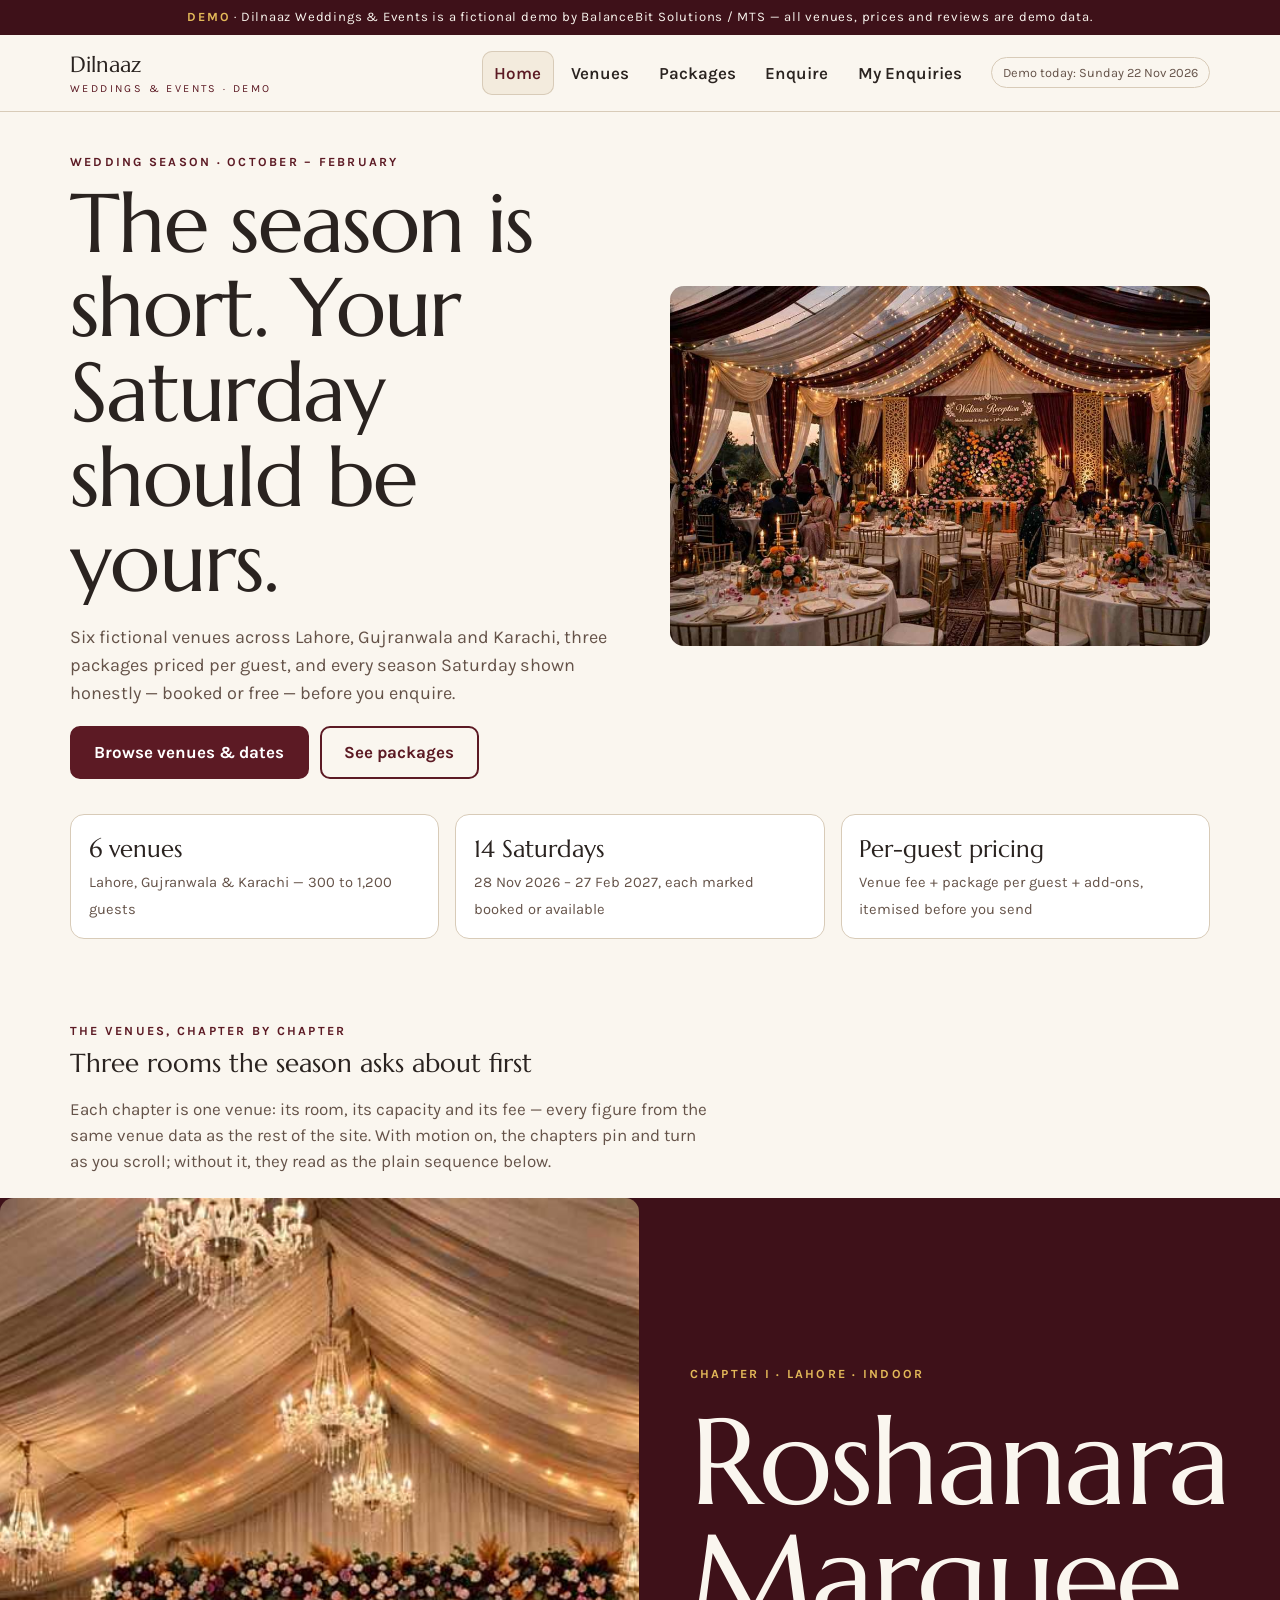
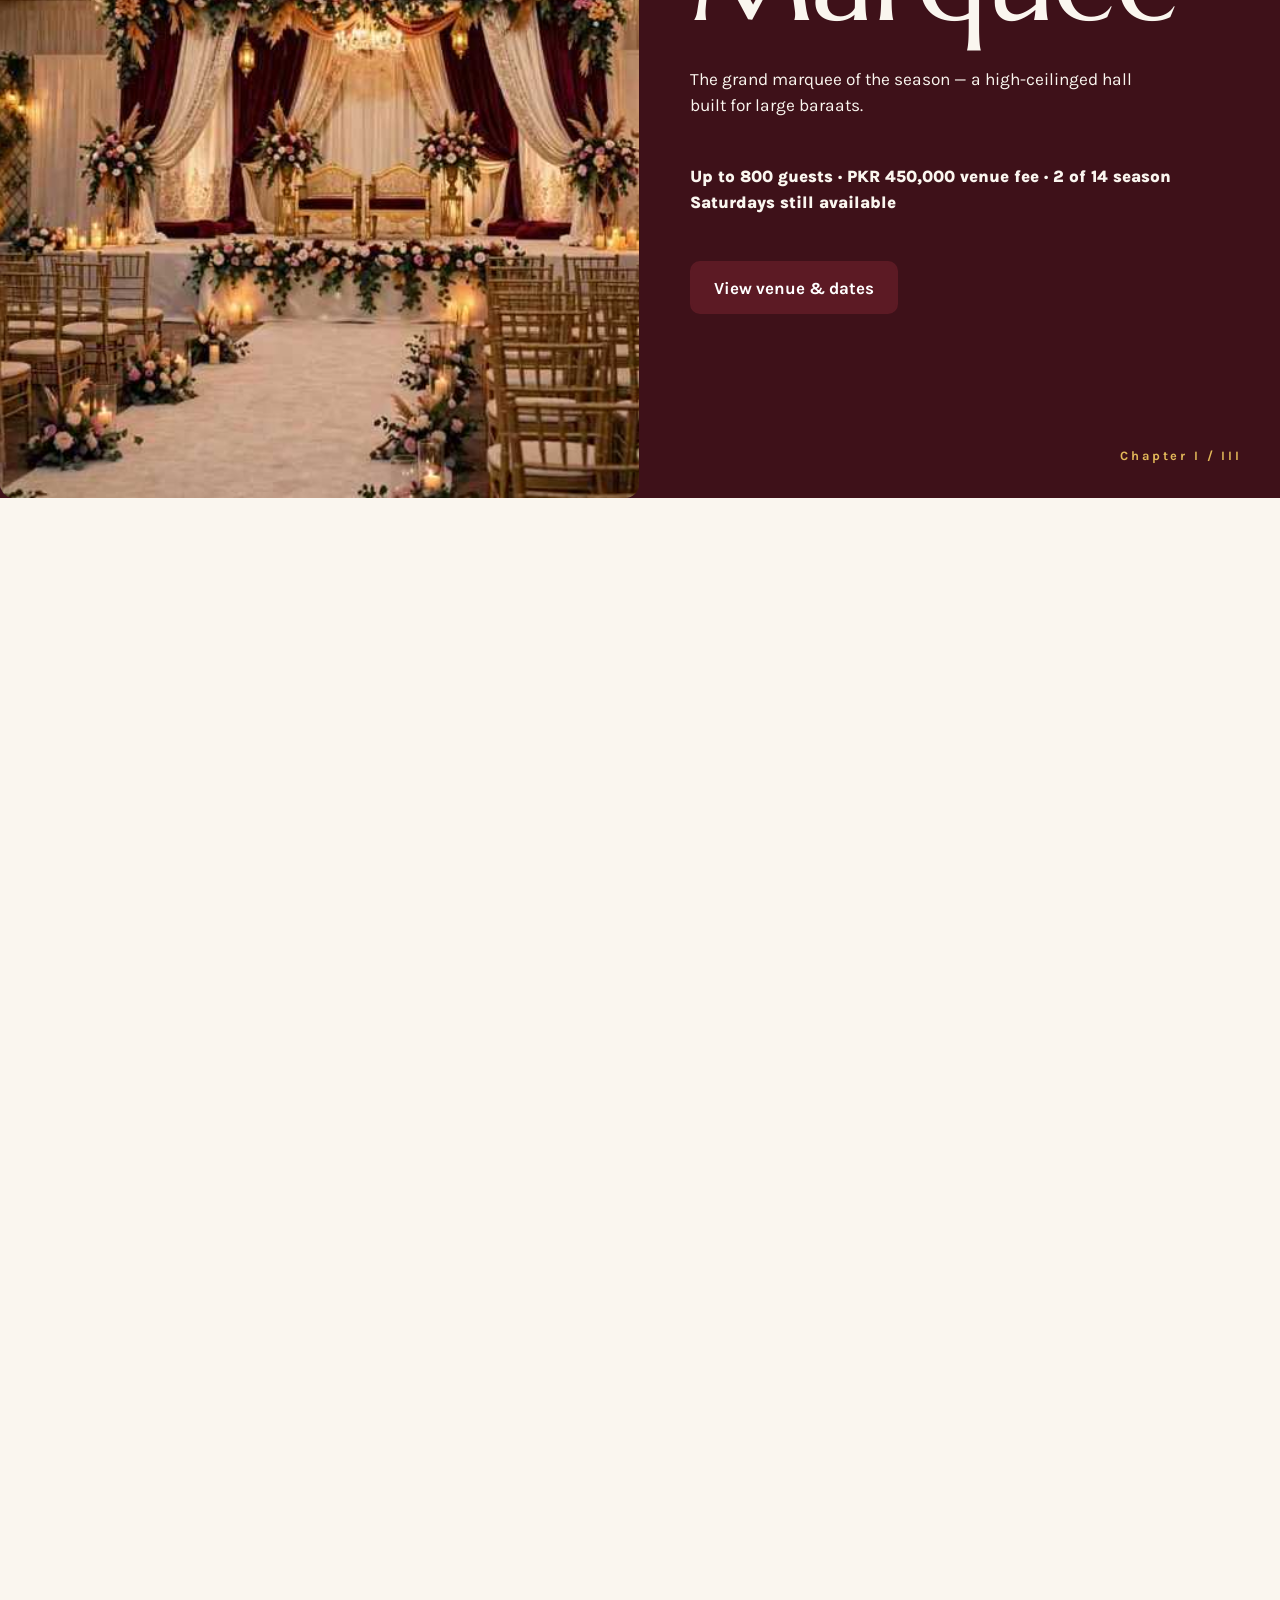
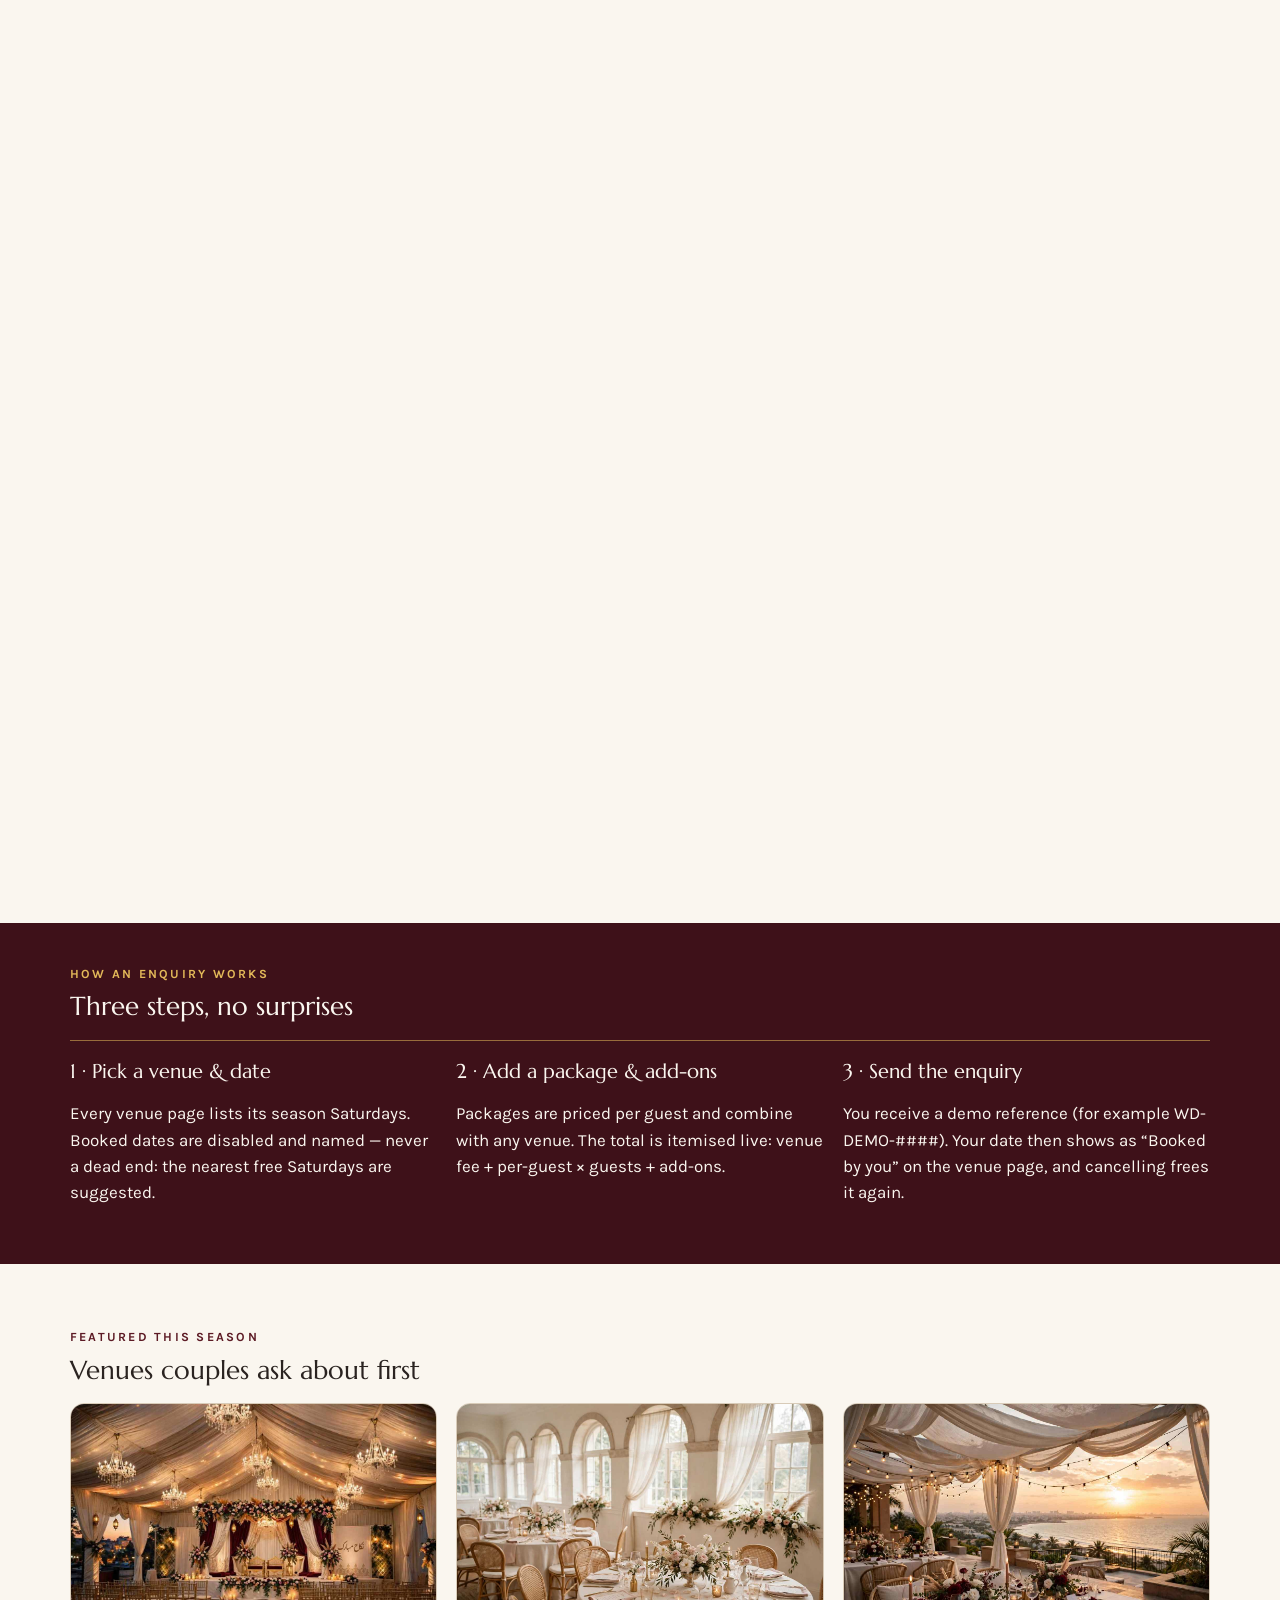
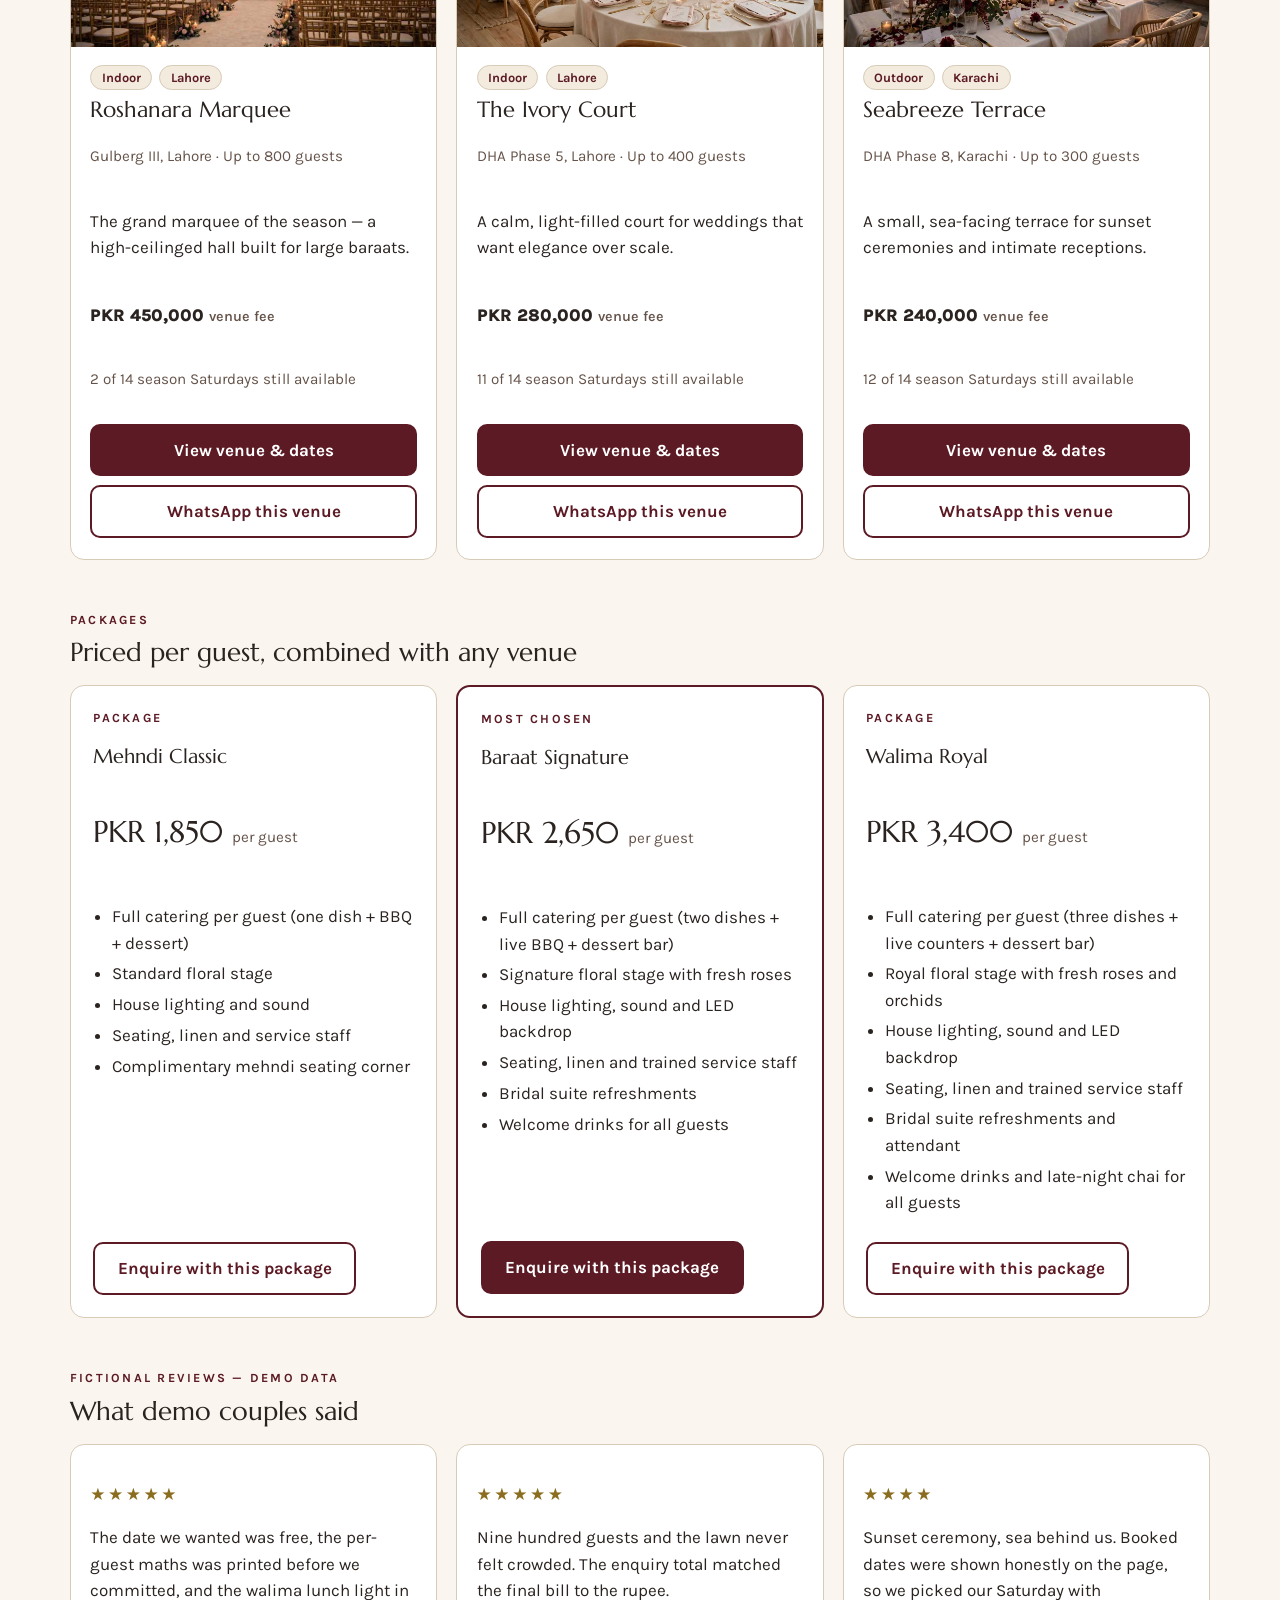
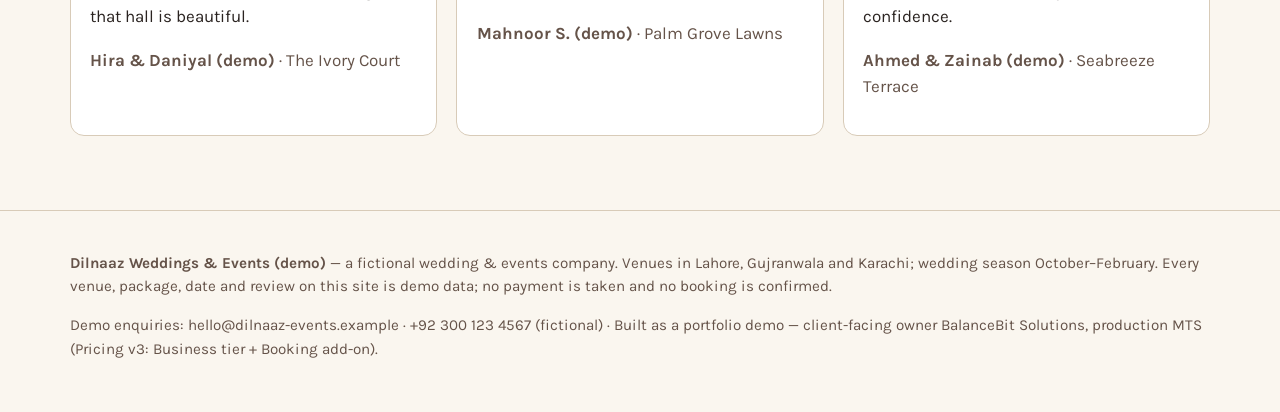
<file: index.html>
<!DOCTYPE html>
<html lang="en">
<head>
<meta charset="UTF-8">
<meta name="viewport" content="width=device-width, initial-scale=1">
<title>Dilnaaz Weddings & Events — Wedding Venues & Packages (Demo)</title>
<meta name="description" content="Fictional wedding venues, packages and date enquiries for the Oct–Feb wedding season in Lahore, Gujranwala and Karachi. Demo site.">
<link rel="icon" href="assets/favicon.svg" type="image/svg+xml">


<link rel="stylesheet" href="assets/fonts/fonts.css">
<link rel="stylesheet" href="css/style.css">
<link rel="stylesheet" href="assets/vendor/lenis.css">
</head>
<body data-page="home">
<a class="vh" href="#main">Skip to content</a>
<div class="demo-banner"><strong>Demo</strong> · Dilnaaz Weddings &amp; Events is a fictional demo by BalanceBit Solutions / MTS — all venues, prices and reviews are demo data.</div>
<header class="site-head"><div class="wrap head-in">
<a class="brand" href="index.html">Dilnaaz<small>Weddings &amp; Events · Demo</small></a>
<nav class="main-nav" aria-label="Main">
<a href="index.html" aria-current="page">Home</a>
<a href="venues.html">Venues</a>
<a href="packages.html">Packages</a>
<a href="enquire.html">Enquire</a>
<a href="enquiries.html">My Enquiries</a>
</nav>
<span class="clock-chip">Demo today: Sunday 22 Nov 2026</span>
</div></header>
<main id="main">

<div class="wrap">
  <div class="hero">
    <div>
      <p class="eyebrow">Wedding season · October – February</p>
      <h1>The season is short. Your Saturday should be yours.</h1>
      <p class="lede">Six fictional venues across Lahore, Gujranwala and Karachi, three packages priced per guest, and every season Saturday shown honestly — booked or free — before you enquire.</p>
      <div class="hero-actions"><a class="btn" href="venues.html">Browse venues &amp; dates</a><a class="btn ghost" href="packages.html">See packages</a></div>
    </div>
    <div class="hero-photo"><img class="kenburns" src="assets/hero.jpg" alt="A burgundy and ivory wedding reception in a grand marquee — demo photograph" fetchpriority="high"></div>
  </div>
  <div class="fact-strip">
    <div class="fact"><b>6 venues</b><span>Lahore, Gujranwala &amp; Karachi — 300 to 1,200 guests</span></div>
    <div class="fact"><b>14 Saturdays</b><span>28 Nov 2026 – 27 Feb 2027, each marked booked or available</span></div>
    <div class="fact"><b>Per-guest pricing</b><span>Venue fee + package per guest + add-ons, itemised before you send</span></div>
  </div>
</div>
<section class="chapters" data-chapters aria-label="Featured venues, chapter by chapter">
  <div class="wrap chapters-head">
    <p class="eyebrow">The venues, chapter by chapter</p>
    <h2>Three rooms the season asks about first</h2>
    <p class="muted" style="max-width:40rem">Each chapter is one venue: its room, its capacity and its fee — every figure from the same venue data as the rest of the site. With motion on, the chapters pin and turn as you scroll; without it, they read as the plain sequence below.</p>
  </div>
  <!-- Static sequence (the complete no-JS / reduced-motion state). premium.js
       replaces this with the pinned GSAP choreography only when GSAP +
       ScrollTrigger load and motion is allowed. Facts mirror js/logic.js. -->
  <div data-chapters-static>
    <article class="chapter-static">
      <div class="chapter-photo"><img src="assets/venue-roshanara.jpg" alt="Roshanara Marquee — wedding venue photograph (demo)"></div>
      <div class="chapter-body"><p class="eyebrow">Chapter I · Lahore · Indoor</p>
      <h3 class="chapter-name">Roshanara Marquee</h3>
      <p>The grand marquee of the season — a high-ceilinged hall built for large baraats.</p>
      <p class="chapter-facts">Up to 800 guests · PKR 450,000 venue fee</p>
      <p><a class="btn" href="venue.html?id=1">View venue &amp; dates</a></p></div>
    </article>
    <article class="chapter-static">
      <div class="chapter-photo"><img src="assets/venue-ivory.jpg" alt="The Ivory Court — wedding venue photograph (demo)"></div>
      <div class="chapter-body"><p class="eyebrow">Chapter II · Lahore · Indoor</p>
      <h3 class="chapter-name">The Ivory Court</h3>
      <p>A calm, light-filled court for weddings that want elegance over scale.</p>
      <p class="chapter-facts">Up to 400 guests · PKR 280,000 venue fee</p>
      <p><a class="btn" href="venue.html?id=2">View venue &amp; dates</a></p></div>
    </article>
    <article class="chapter-static">
      <div class="chapter-photo"><img src="assets/venue-seabreeze.jpg" alt="Seabreeze Terrace — wedding venue photograph (demo)"></div>
      <div class="chapter-body"><p class="eyebrow">Chapter III · Karachi · Outdoor</p>
      <h3 class="chapter-name">Seabreeze Terrace</h3>
      <p>A small, sea-facing terrace for sunset ceremonies and intimate receptions.</p>
      <p class="chapter-facts">Up to 300 guests · PKR 240,000 venue fee</p>
      <p><a class="btn" href="venue.html?id=6">View venue &amp; dates</a></p></div>
    </article>
  </div>
  <div class="chapters-stage" data-chapters-stage hidden></div>
</section>
<div class="band"><div class="wrap">
  <p class="eyebrow">How an enquiry works</p>
  <h2>Three steps, no surprises</h2>
  <hr class="hairline">
  <div class="grid cols-3">
    <div><h3>1 · Pick a venue &amp; date</h3><p>Every venue page lists its season Saturdays. Booked dates are disabled and named — never a dead end: the nearest free Saturdays are suggested.</p></div>
    <div><h3>2 · Add a package &amp; add-ons</h3><p>Packages are priced per guest and combine with any venue. The total is itemised live: venue fee + per-guest × guests + add-ons.</p></div>
    <div><h3>3 · Send the enquiry</h3><p>You receive a demo reference (for example WD-DEMO-####). Your date then shows as “Booked by you” on the venue page, and cancelling frees it again.</p></div>
  </div>
</div></div>
<div class="wrap">
  <section class="block"><p class="eyebrow">Featured this season</p><h2>Venues couples ask about first</h2>
  <div class="grid cols-3" data-featured style="margin-top:1.1rem"></div></section>
  <section class="block"><p class="eyebrow">Packages</p><h2>Priced per guest, combined with any venue</h2>
  <div class="grid cols-3" data-packages style="margin-top:1.1rem"></div></section>
  <section class="block"><p class="eyebrow">Fictional reviews — demo data</p><h2>What demo couples said</h2>
  <div class="grid cols-3" data-reviews style="margin-top:1.1rem"></div></section>
</div>
</main>
<footer class="site-foot"><div class="wrap">
<p><strong>Dilnaaz Weddings &amp; Events (demo)</strong> — a fictional wedding &amp; events company. Venues in Lahore, Gujranwala and Karachi; wedding season October–February. Every venue, package, date and review on this site is demo data; no payment is taken and no booking is confirmed.</p>
<p>Demo enquiries: hello@dilnaaz-events.example · +92 300 123 4567 (fictional) · Built as a portfolio demo — client-facing owner BalanceBit Solutions, production MTS (Pricing v3: Business tier + Booking add-on).</p>
</div></footer>
<script src="js/logic.js"></script>
<script src="js/app.js"></script>
<script defer src="assets/vendor/gsap.min.js"></script>
<script defer src="assets/vendor/ScrollTrigger.min.js"></script>
<script defer src="assets/vendor/SplitText.min.js"></script>
<script defer src="assets/vendor/lenis.min.js"></script>
<script defer src="js/premium.js"></script>
</body>
</html>
</file>
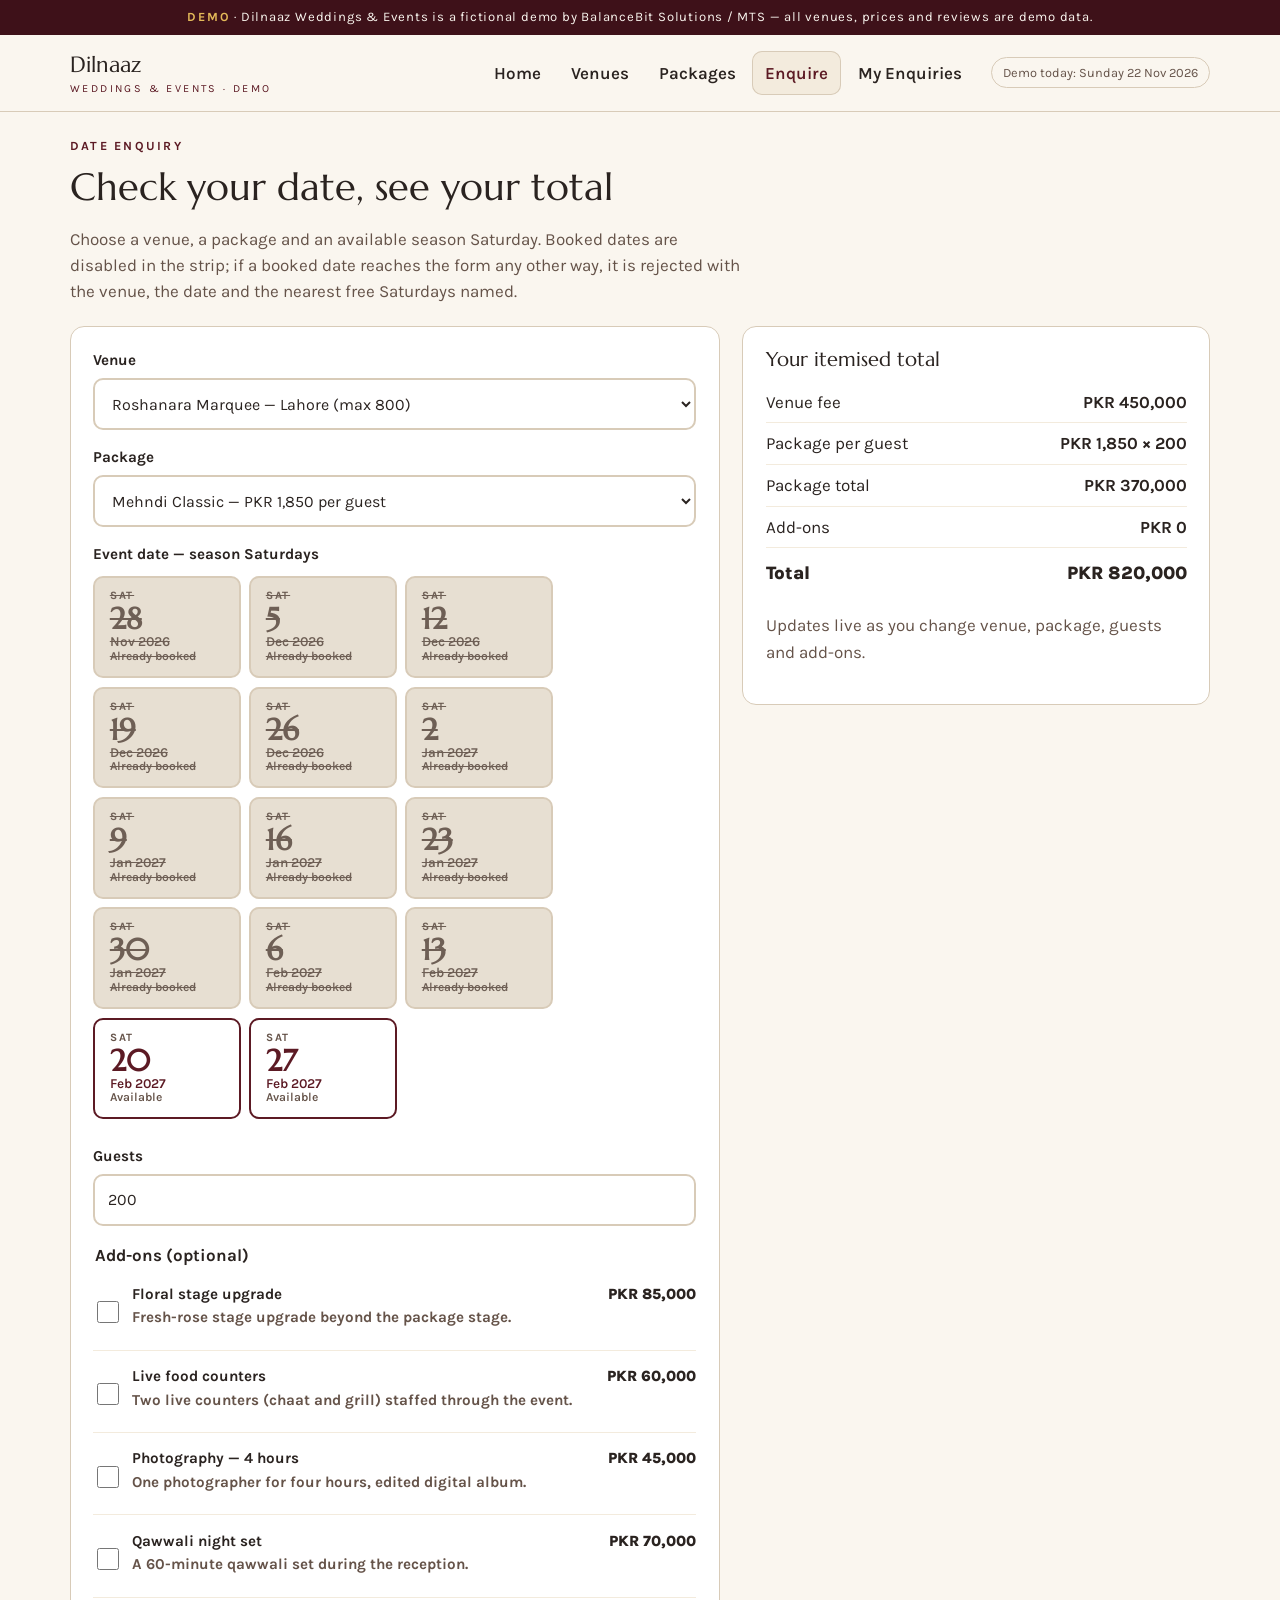
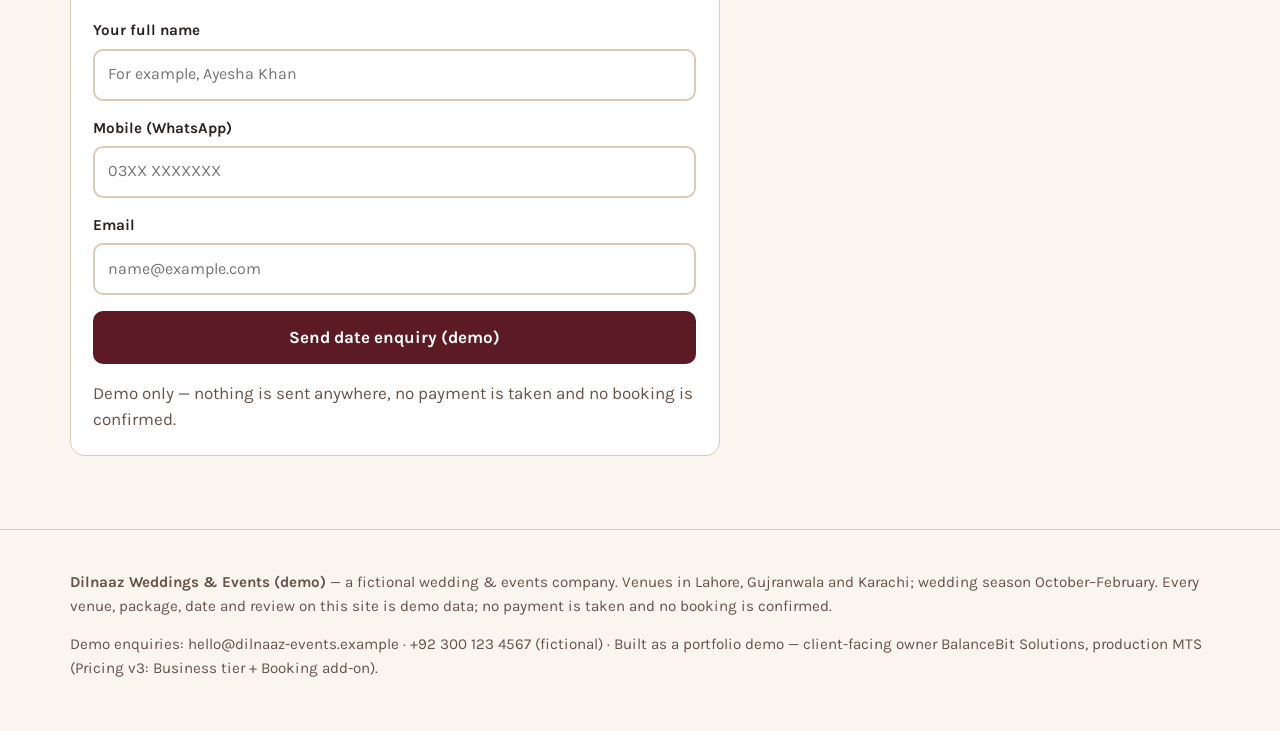
<file: enquire.html>
<!DOCTYPE html>
<html lang="en">
<head>
<meta charset="UTF-8">
<meta name="viewport" content="width=device-width, initial-scale=1">
<title>Date Enquiry — Dilnaaz Weddings (Demo)</title>
<meta name="description" content="Send a date enquiry: venue, package, season date, guests and add-ons with an itemised total. Demo site.">
<link rel="icon" href="assets/favicon.svg" type="image/svg+xml">


<link rel="stylesheet" href="assets/fonts/fonts.css">
<link rel="stylesheet" href="css/style.css">
</head>
<body data-page="enquire">
<a class="vh" href="#main">Skip to content</a>
<div class="demo-banner"><strong>Demo</strong> · Dilnaaz Weddings &amp; Events is a fictional demo by BalanceBit Solutions / MTS — all venues, prices and reviews are demo data.</div>
<header class="site-head"><div class="wrap head-in">
<a class="brand" href="index.html">Dilnaaz<small>Weddings &amp; Events · Demo</small></a>
<nav class="main-nav" aria-label="Main">
<a href="index.html">Home</a>
<a href="venues.html">Venues</a>
<a href="packages.html">Packages</a>
<a href="enquire.html" aria-current="page">Enquire</a>
<a href="enquiries.html">My Enquiries</a>
</nav>
<span class="clock-chip">Demo today: Sunday 22 Nov 2026</span>
</div></header>
<main id="main">

<div class="wrap">
<section class="block">
<p class="eyebrow">Date enquiry</p><h1 style="font-size:2.4rem">Check your date, see your total</h1>
<p class="muted" style="max-width:42rem">Choose a venue, a package and an available season Saturday. Booked dates are disabled in the strip; if a booked date reaches the form any other way, it is rejected with the venue, the date and the nearest free Saturdays named.</p>
<div data-confirm hidden></div>
<div class="enq-layout" style="margin-top:1.3rem">
<form data-enq-form novalidate>
  <div class="panel form-grid">
    <div class="field"><label for="enq-venue">Venue</label><select id="enq-venue"></select></div>
    <div class="field"><label for="enq-package">Package</label><select id="enq-package"></select></div>
    <div class="field"><label id="enq-date-label">Event date — season Saturdays</label>
      <div data-date-strip role="group" aria-labelledby="enq-date-label"></div>
      <p class="err" data-err-for="enq-date" hidden></p></div>
    <div class="field"><label for="enq-guests">Guests</label><input id="enq-guests" type="number" inputmode="numeric" min="50" step="1" value="200">
      <p class="err" data-err-for="enq-guests" hidden></p></div>
    <fieldset class="field" style="border:none;padding:0;margin:0"><legend style="font-weight:700;margin-bottom:.35rem">Add-ons (optional)</legend><div data-addon-list></div></fieldset>
    <div class="field"><label for="enq-name">Your full name</label><input id="enq-name" type="text" autocomplete="name" placeholder="For example, Ayesha Khan">
      <p class="err" data-err-for="enq-name" hidden></p></div>
    <div class="field"><label for="enq-phone">Mobile (WhatsApp)</label><input id="enq-phone" type="tel" autocomplete="tel" placeholder="03XX XXXXXXX">
      <p class="err" data-err-for="enq-phone" hidden></p></div>
    <div class="field"><label for="enq-email">Email</label><input id="enq-email" type="email" autocomplete="email" placeholder="name@example.com">
      <p class="err" data-err-for="enq-email" hidden></p></div>
    <button type="submit" class="btn">Send date enquiry (demo)</button>
    <p class="muted" style="margin:0">Demo only — nothing is sent anywhere, no payment is taken and no booking is confirmed.</p>
  </div>
</form>
<aside class="panel" data-total-panel aria-live="polite">
  <h3>Your itemised total</h3>
  <table class="total-table"><tbody>
    <tr><td>Venue fee</td><td data-t-venue>—</td></tr>
    <tr><td>Package per guest</td><td data-t-per>—</td></tr>
    <tr><td>Package total</td><td data-t-per-total>—</td></tr>
    <tr><td>Add-ons</td><td data-t-addons>—</td></tr>
    <tr class="grand"><td>Total</td><td data-t-grand>—</td></tr>
  </tbody></table>
  <p class="muted">Updates live as you change venue, package, guests and add-ons.</p>
</aside>
</div>
</section>
</div>
</main>
<footer class="site-foot"><div class="wrap">
<p><strong>Dilnaaz Weddings &amp; Events (demo)</strong> — a fictional wedding &amp; events company. Venues in Lahore, Gujranwala and Karachi; wedding season October–February. Every venue, package, date and review on this site is demo data; no payment is taken and no booking is confirmed.</p>
<p>Demo enquiries: hello@dilnaaz-events.example · +92 300 123 4567 (fictional) · Built as a portfolio demo — client-facing owner BalanceBit Solutions, production MTS (Pricing v3: Business tier + Booking add-on).</p>
</div></footer>
<script src="js/logic.js"></script>
<script src="js/app.js"></script>
<script defer src="js/premium.js"></script>
</body>
</html>
</file>
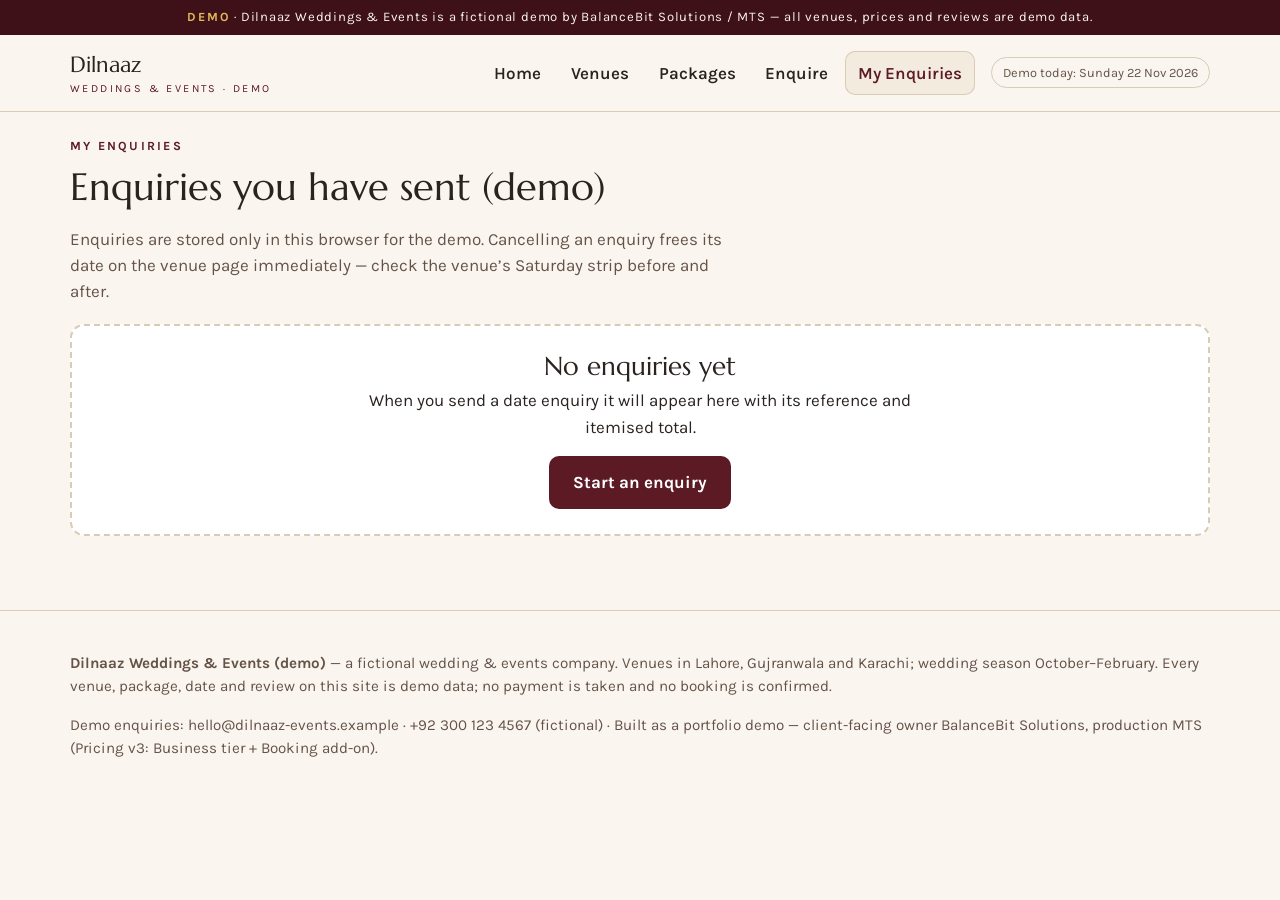
<file: enquiries.html>
<!DOCTYPE html>
<html lang="en">
<head>
<meta charset="UTF-8">
<meta name="viewport" content="width=device-width, initial-scale=1">
<title>My Enquiries — Dilnaaz Weddings (Demo)</title>
<meta name="description" content="Your demo date enquiries, with cancel that frees the date again. Demo site.">
<link rel="icon" href="assets/favicon.svg" type="image/svg+xml">


<link rel="stylesheet" href="assets/fonts/fonts.css">
<link rel="stylesheet" href="css/style.css">
</head>
<body data-page="enquiries">
<a class="vh" href="#main">Skip to content</a>
<div class="demo-banner"><strong>Demo</strong> · Dilnaaz Weddings &amp; Events is a fictional demo by BalanceBit Solutions / MTS — all venues, prices and reviews are demo data.</div>
<header class="site-head"><div class="wrap head-in">
<a class="brand" href="index.html">Dilnaaz<small>Weddings &amp; Events · Demo</small></a>
<nav class="main-nav" aria-label="Main">
<a href="index.html">Home</a>
<a href="venues.html">Venues</a>
<a href="packages.html">Packages</a>
<a href="enquire.html">Enquire</a>
<a href="enquiries.html" aria-current="page">My Enquiries</a>
</nav>
<span class="clock-chip">Demo today: Sunday 22 Nov 2026</span>
</div></header>
<main id="main">

<div class="wrap">
<section class="block">
<p class="eyebrow">My Enquiries</p><h1 style="font-size:2.4rem">Enquiries you have sent (demo)</h1>
<p class="muted" style="max-width:42rem">Enquiries are stored only in this browser for the demo. Cancelling an enquiry frees its date on the venue page immediately — check the venue’s Saturday strip before and after.</p>
<div data-my-enq style="margin-top:1.2rem"></div>
<div class="empty" data-enq-empty hidden><h2>No enquiries yet</h2><p>When you send a date enquiry it will appear here with its reference and itemised total.</p><a class="btn" href="enquire.html">Start an enquiry</a></div>
</section>
</div>
</main>
<footer class="site-foot"><div class="wrap">
<p><strong>Dilnaaz Weddings &amp; Events (demo)</strong> — a fictional wedding &amp; events company. Venues in Lahore, Gujranwala and Karachi; wedding season October–February. Every venue, package, date and review on this site is demo data; no payment is taken and no booking is confirmed.</p>
<p>Demo enquiries: hello@dilnaaz-events.example · +92 300 123 4567 (fictional) · Built as a portfolio demo — client-facing owner BalanceBit Solutions, production MTS (Pricing v3: Business tier + Booking add-on).</p>
</div></footer>
<script src="js/logic.js"></script>
<script src="js/app.js"></script>
<script defer src="js/premium.js"></script>
</body>
</html>
</file>
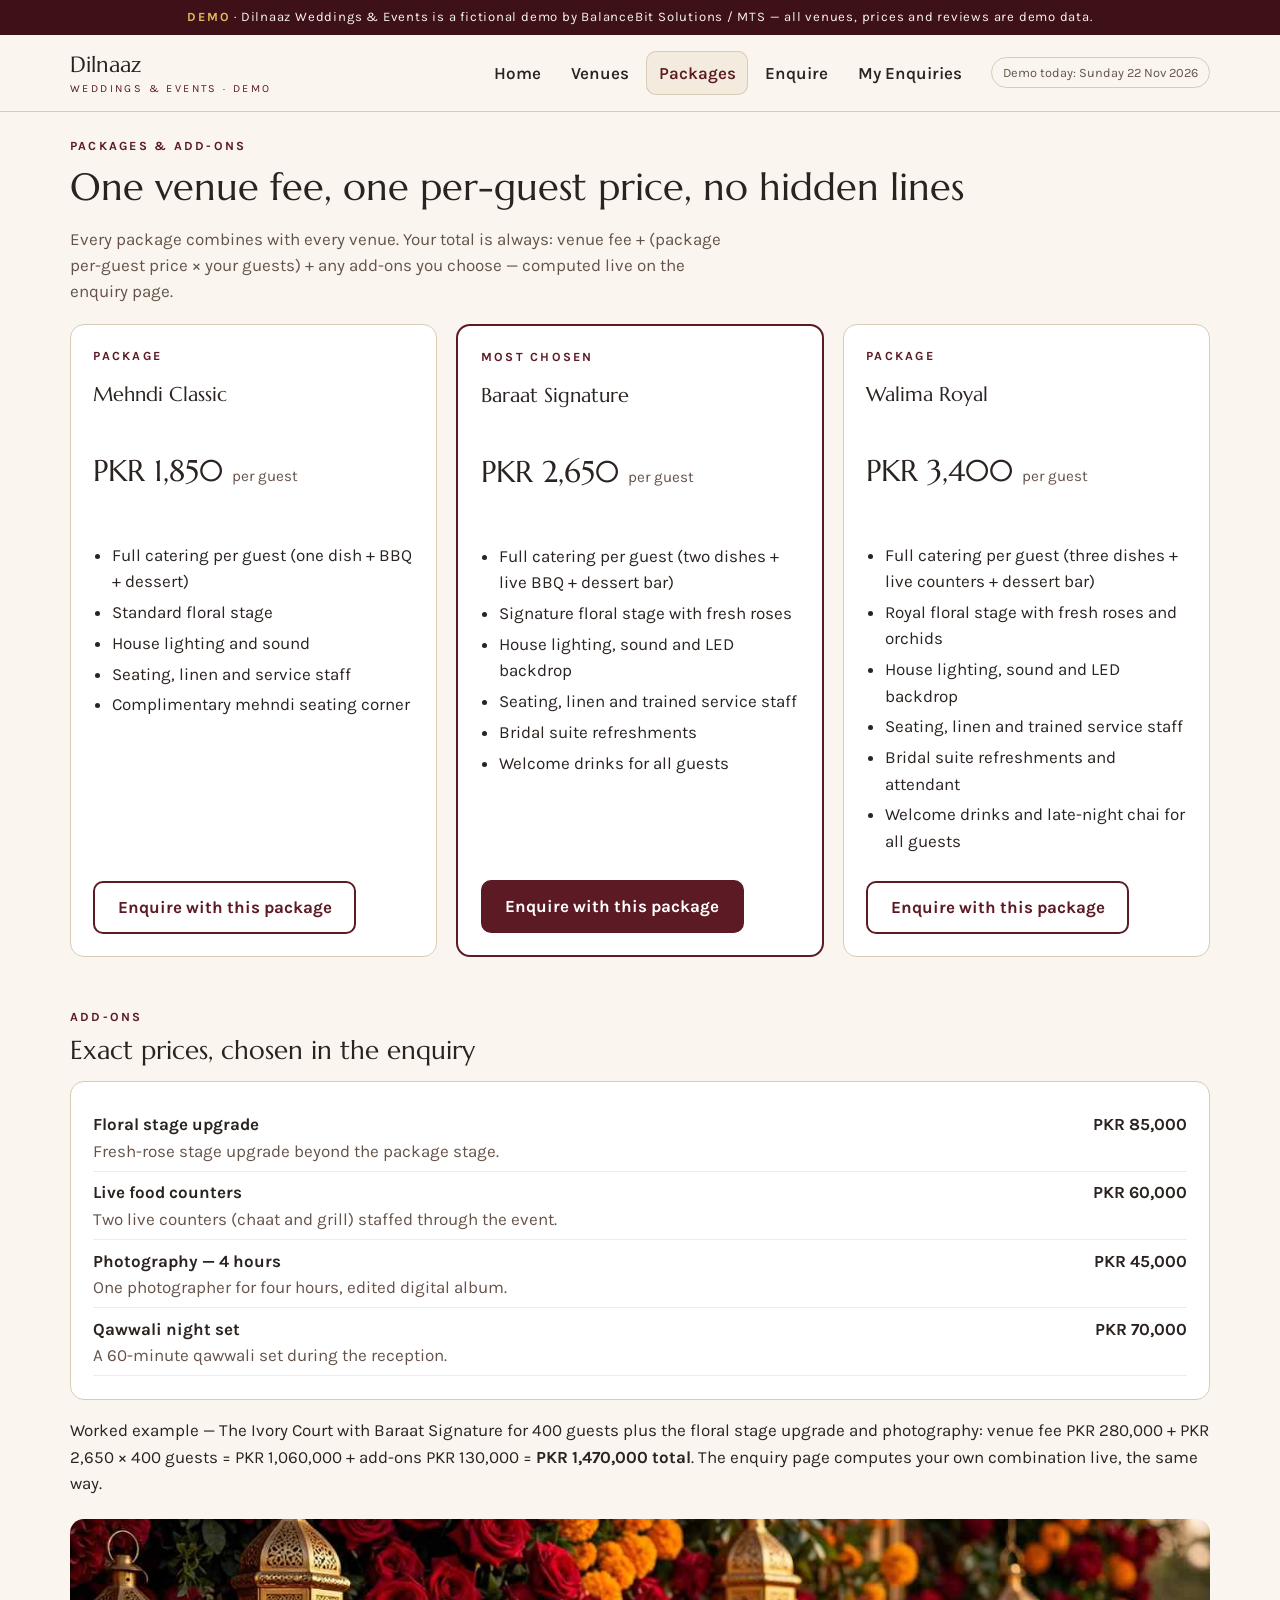
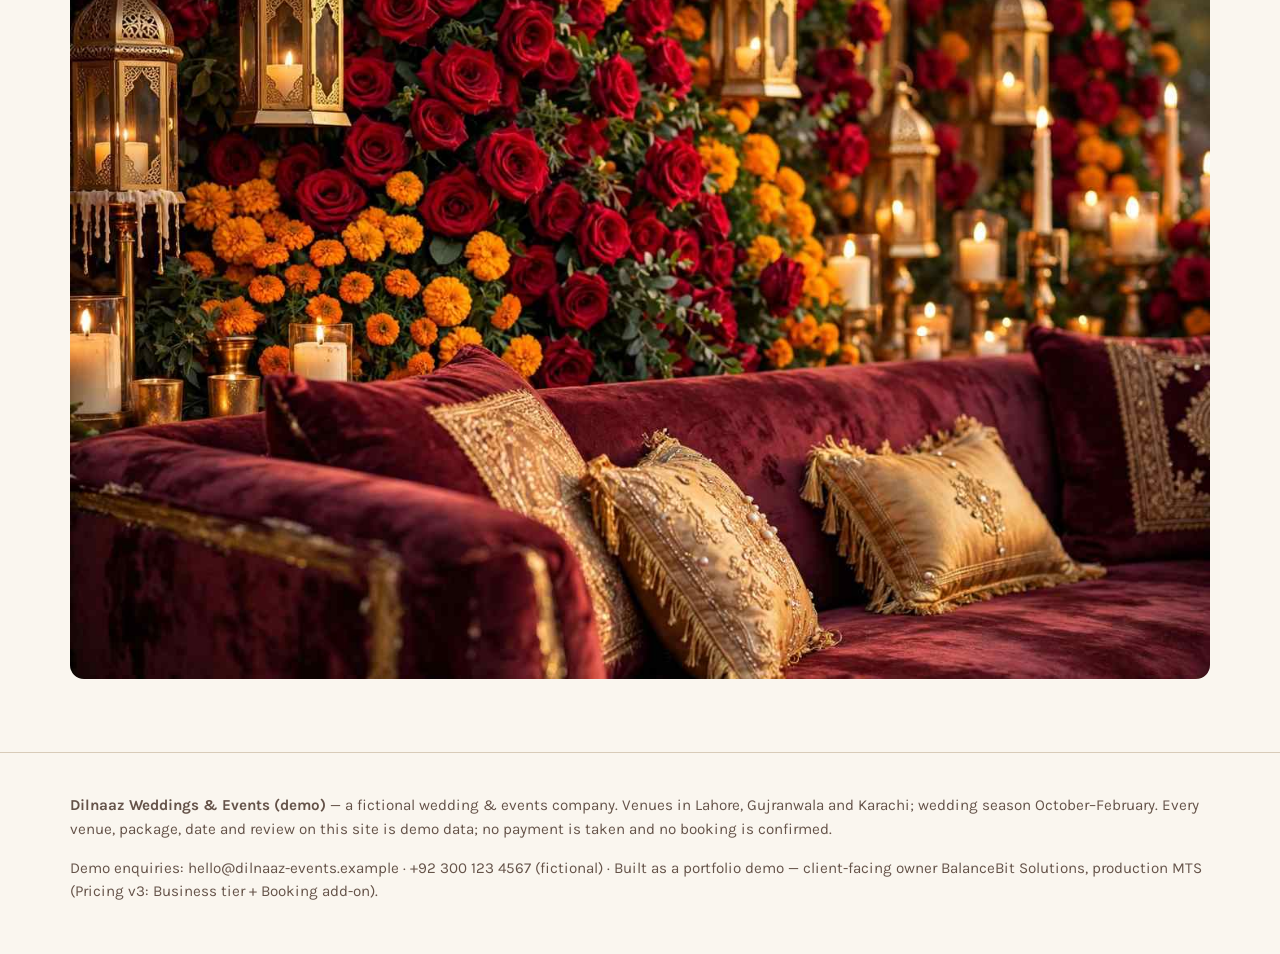
<file: packages.html>
<!DOCTYPE html>
<html lang="en">
<head>
<meta charset="UTF-8">
<meta name="viewport" content="width=device-width, initial-scale=1">
<title>Packages & Add-ons — Dilnaaz Weddings (Demo)</title>
<meta name="description" content="Three per-guest wedding packages and priced add-ons that combine with any venue. Demo site.">
<link rel="icon" href="assets/favicon.svg" type="image/svg+xml">


<link rel="stylesheet" href="assets/fonts/fonts.css">
<link rel="stylesheet" href="css/style.css">
</head>
<body data-page="packages">
<a class="vh" href="#main">Skip to content</a>
<div class="demo-banner"><strong>Demo</strong> · Dilnaaz Weddings &amp; Events is a fictional demo by BalanceBit Solutions / MTS — all venues, prices and reviews are demo data.</div>
<header class="site-head"><div class="wrap head-in">
<a class="brand" href="index.html">Dilnaaz<small>Weddings &amp; Events · Demo</small></a>
<nav class="main-nav" aria-label="Main">
<a href="index.html">Home</a>
<a href="venues.html">Venues</a>
<a href="packages.html" aria-current="page">Packages</a>
<a href="enquire.html">Enquire</a>
<a href="enquiries.html">My Enquiries</a>
</nav>
<span class="clock-chip">Demo today: Sunday 22 Nov 2026</span>
</div></header>
<main id="main">

<div class="wrap">
<section class="block">
<p class="eyebrow">Packages &amp; add-ons</p><h1 style="font-size:2.4rem">One venue fee, one per-guest price, no hidden lines</h1>
<p class="muted" style="max-width:42rem">Every package combines with every venue. Your total is always: venue fee + (package per-guest price × your guests) + any add-ons you choose — computed live on the enquiry page.</p>
<div class="grid cols-3" data-packages style="margin-top:1.2rem"></div>
</section>
<section class="block"><p class="eyebrow">Add-ons</p><h2>Exact prices, chosen in the enquiry</h2>
<div class="panel" style="margin-top:1rem"><table class="total-table"><tbody data-addons></tbody></table></div>
<p style="margin-top:1.1rem" data-example></p>
<div class="hero-photo" style="margin-top:1.4rem"><img src="assets/stage-detail.jpg" alt="Close-up of a burgundy wedding stage with roses and gold lanterns — demo photograph"></div>
</section>
</div>
</main>
<footer class="site-foot"><div class="wrap">
<p><strong>Dilnaaz Weddings &amp; Events (demo)</strong> — a fictional wedding &amp; events company. Venues in Lahore, Gujranwala and Karachi; wedding season October–February. Every venue, package, date and review on this site is demo data; no payment is taken and no booking is confirmed.</p>
<p>Demo enquiries: hello@dilnaaz-events.example · +92 300 123 4567 (fictional) · Built as a portfolio demo — client-facing owner BalanceBit Solutions, production MTS (Pricing v3: Business tier + Booking add-on).</p>
</div></footer>
<script src="js/logic.js"></script>
<script src="js/app.js"></script>
</body>
</html>
</file>
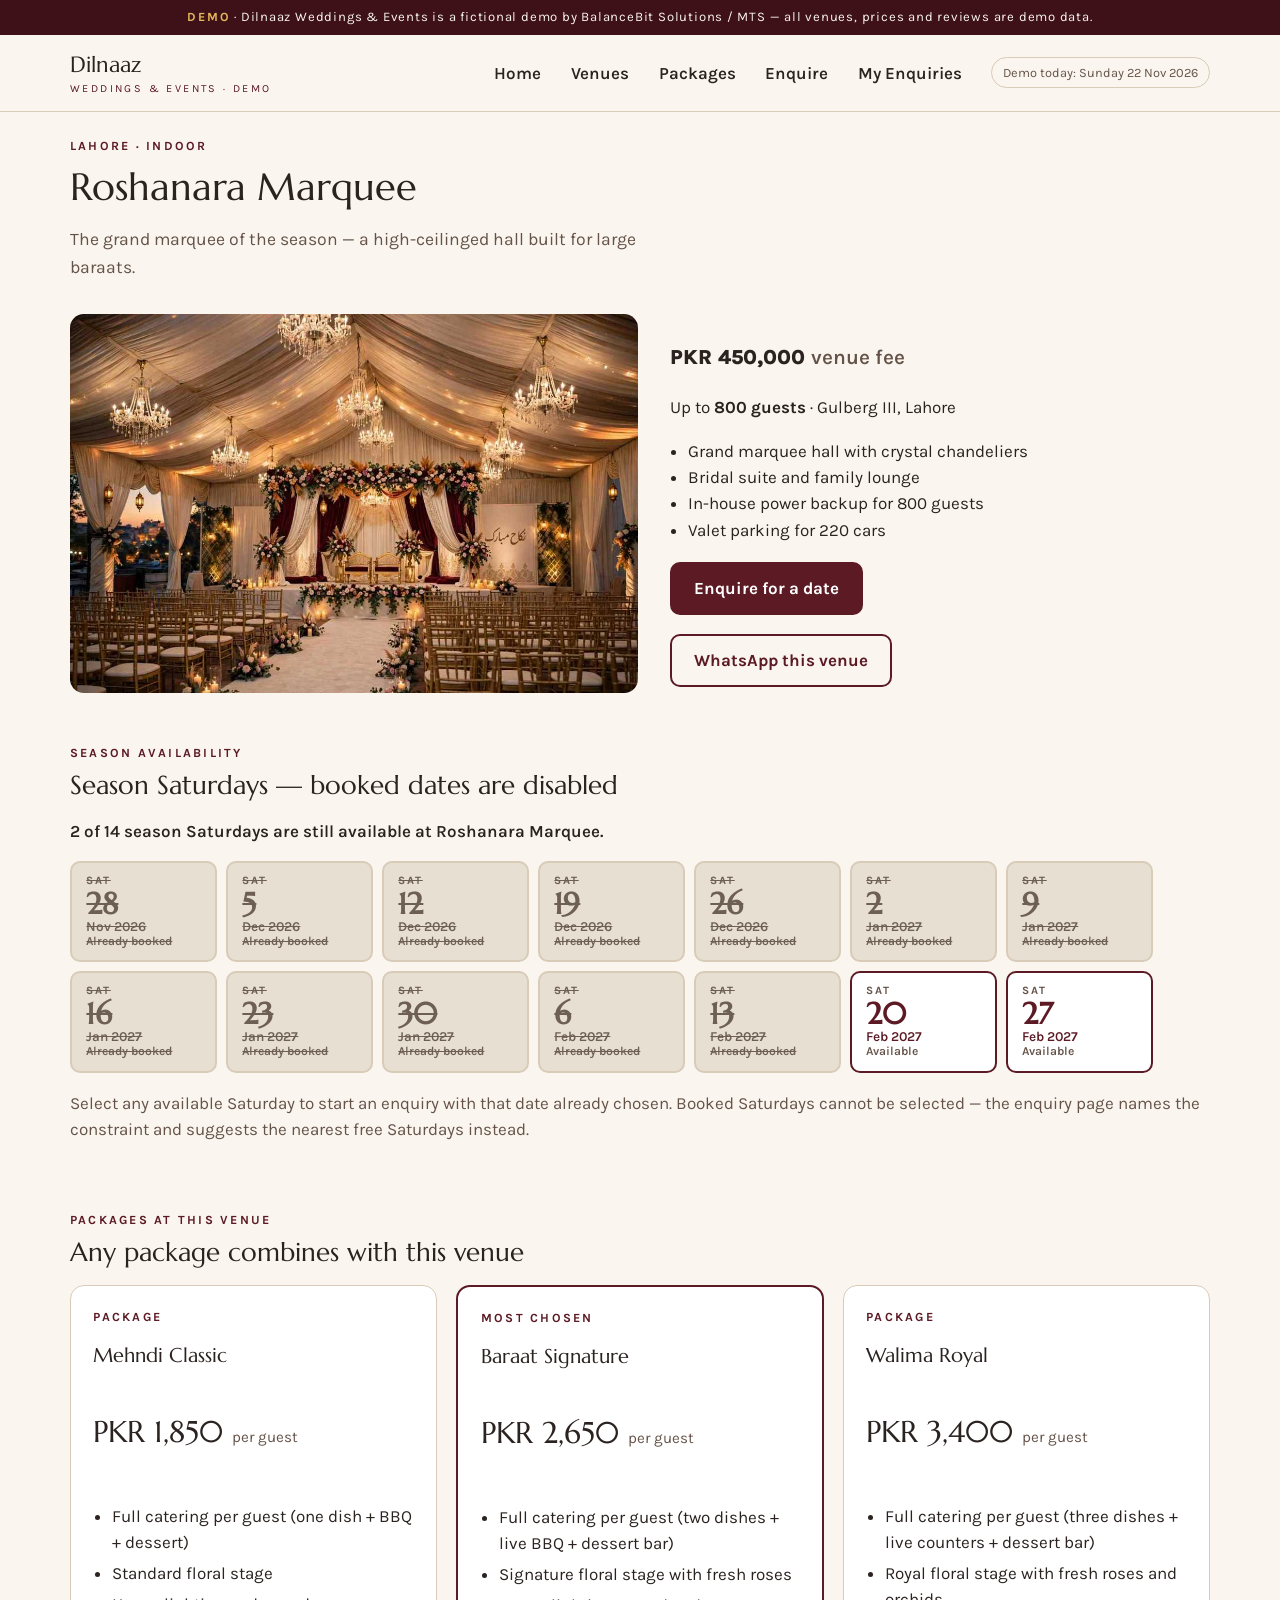
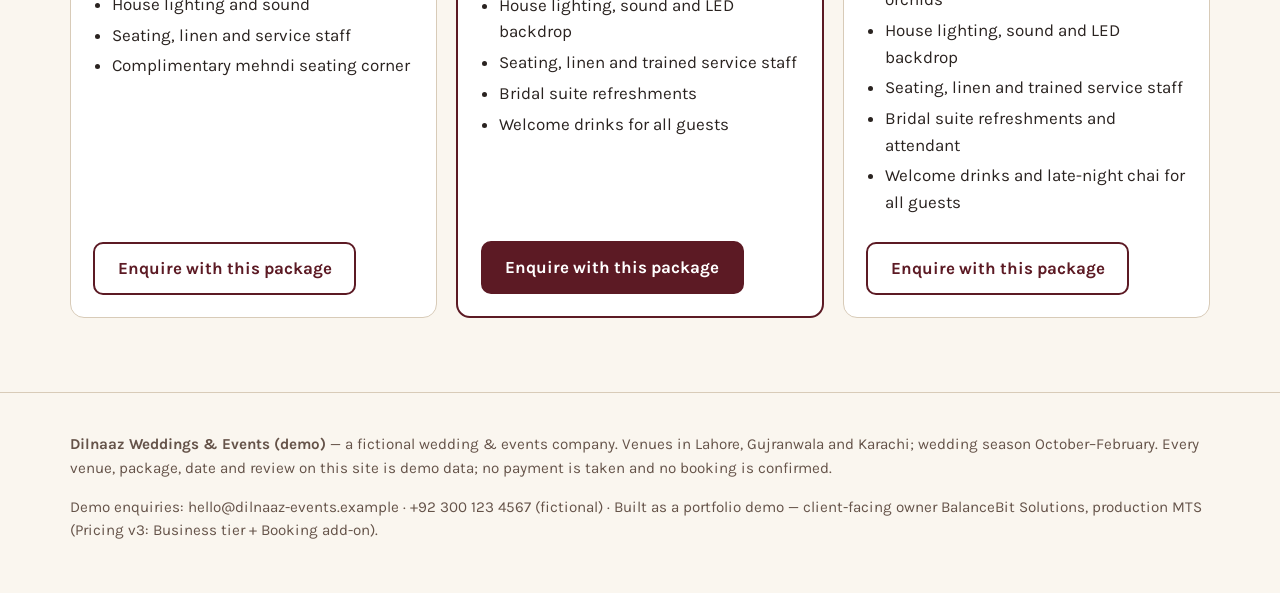
<file: venue.html>
<!DOCTYPE html>
<html lang="en">
<head>
<meta charset="UTF-8">
<meta name="viewport" content="width=device-width, initial-scale=1">
<title>Venue — Dilnaaz Weddings (Demo)</title>
<meta name="description" content="Venue detail with season date availability, packages and WhatsApp enquiry. Demo site.">
<link rel="icon" href="assets/favicon.svg" type="image/svg+xml">


<link rel="stylesheet" href="assets/fonts/fonts.css">
<link rel="stylesheet" href="css/style.css">
</head>
<body data-page="venue">
<a class="vh" href="#main">Skip to content</a>
<div class="demo-banner"><strong>Demo</strong> · Dilnaaz Weddings &amp; Events is a fictional demo by BalanceBit Solutions / MTS — all venues, prices and reviews are demo data.</div>
<header class="site-head"><div class="wrap head-in">
<a class="brand" href="index.html">Dilnaaz<small>Weddings &amp; Events · Demo</small></a>
<nav class="main-nav" aria-label="Main">
<a href="index.html">Home</a>
<a href="venues.html">Venues</a>
<a href="packages.html">Packages</a>
<a href="enquire.html">Enquire</a>
<a href="enquiries.html">My Enquiries</a>
</nav>
<span class="clock-chip">Demo today: Sunday 22 Nov 2026</span>
</div></header>
<main id="main">

<div class="wrap">
<section class="block" data-vd></section>
<section class="block"><p class="eyebrow">Season availability</p><h2>Season Saturdays — booked dates are disabled</h2>
<p class="avail-note" data-vd-avail></p>
<div data-vd-strip></div>
<p class="muted">Select any available Saturday to start an enquiry with that date already chosen. Booked Saturdays cannot be selected — the enquiry page names the constraint and suggests the nearest free Saturdays instead.</p>
</section>
<section class="block"><p class="eyebrow">Packages at this venue</p><h2>Any package combines with this venue</h2>
<div class="grid cols-3" data-vd-packages style="margin-top:1.1rem"></div></section>
</div>
</main>
<footer class="site-foot"><div class="wrap">
<p><strong>Dilnaaz Weddings &amp; Events (demo)</strong> — a fictional wedding &amp; events company. Venues in Lahore, Gujranwala and Karachi; wedding season October–February. Every venue, package, date and review on this site is demo data; no payment is taken and no booking is confirmed.</p>
<p>Demo enquiries: hello@dilnaaz-events.example · +92 300 123 4567 (fictional) · Built as a portfolio demo — client-facing owner BalanceBit Solutions, production MTS (Pricing v3: Business tier + Booking add-on).</p>
</div></footer>
<script src="js/logic.js"></script>
<script src="js/app.js"></script>
<script defer src="js/premium.js"></script>
</body>
</html>
</file>
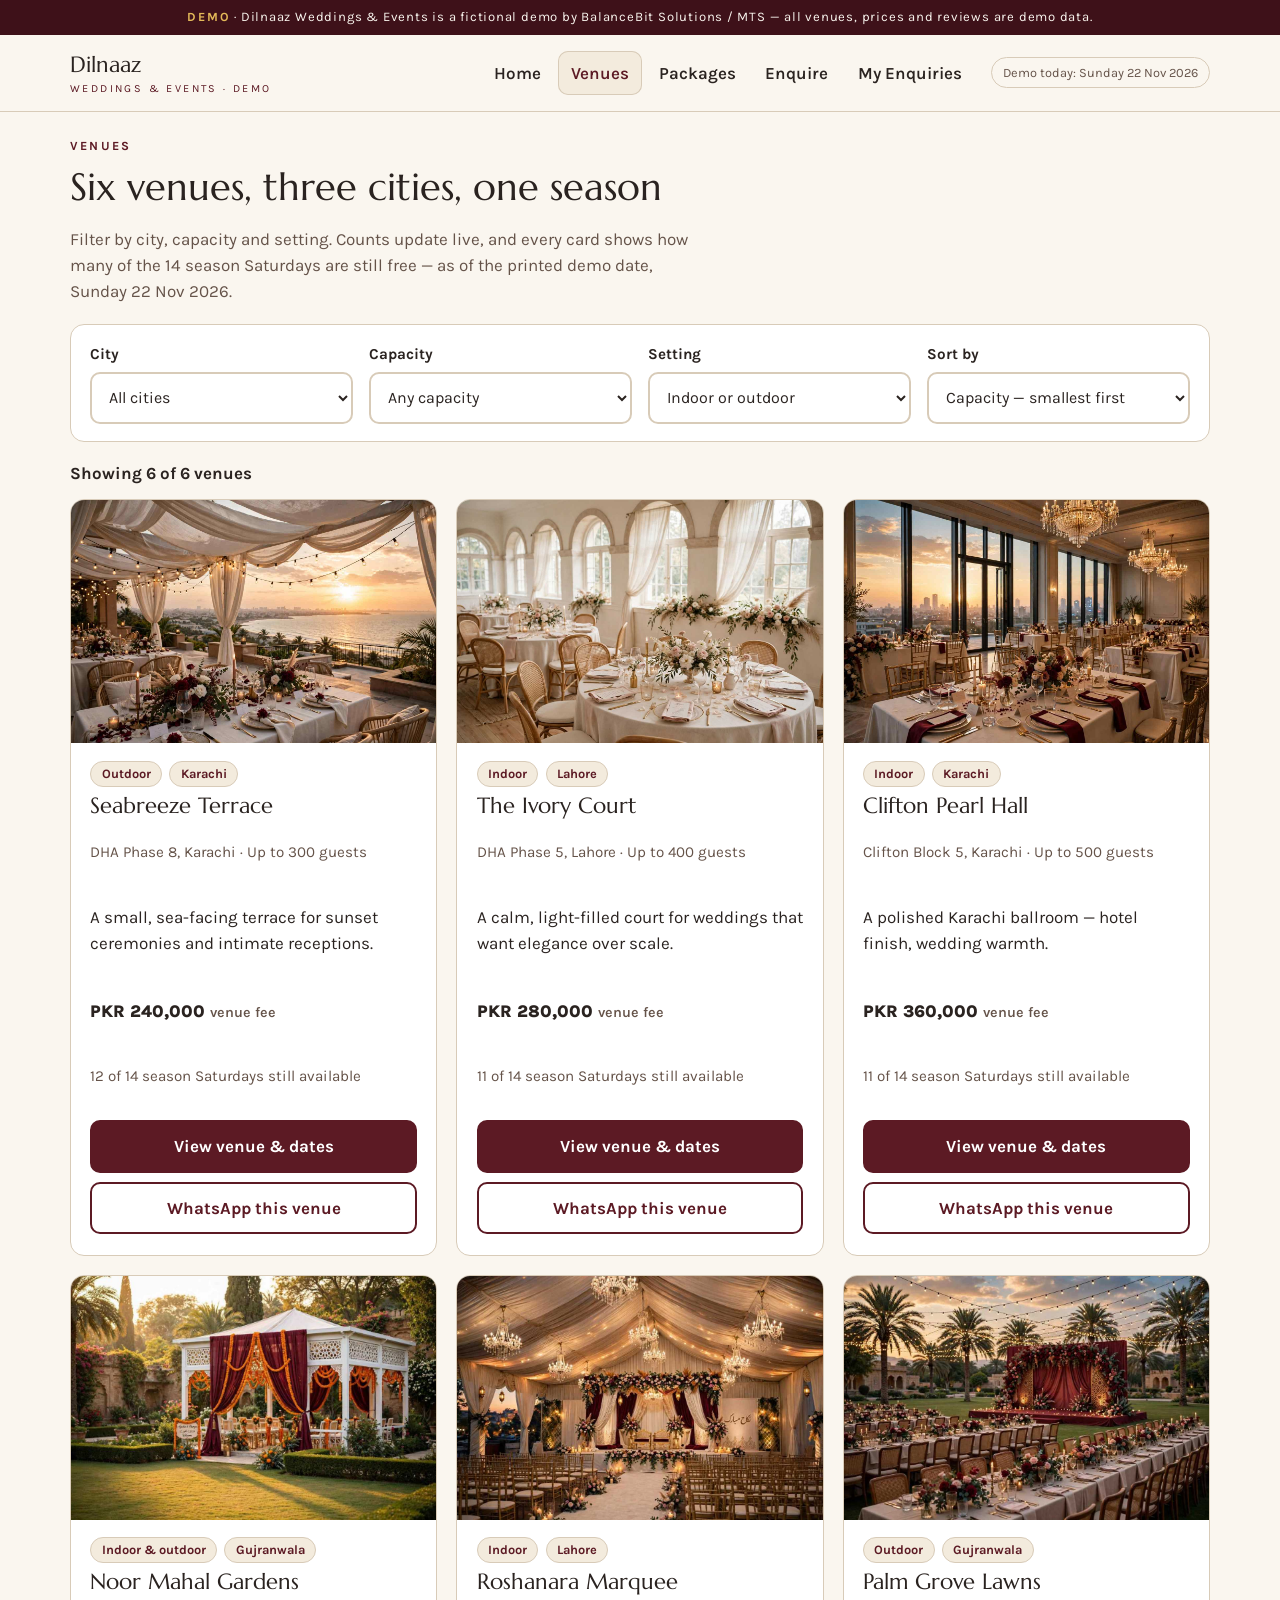
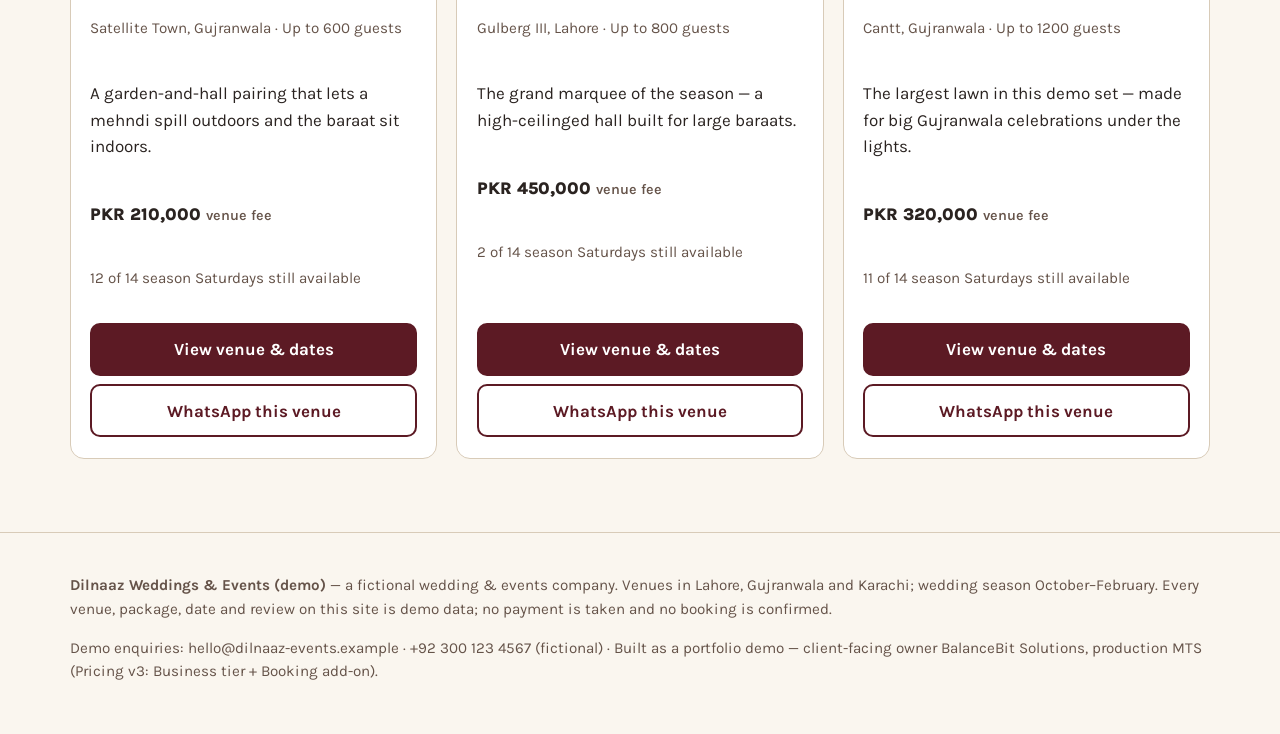
<file: venues.html>
<!DOCTYPE html>
<html lang="en">
<head>
<meta charset="UTF-8">
<meta name="viewport" content="width=device-width, initial-scale=1">
<title>Venues — Dilnaaz Weddings (Demo)</title>
<meta name="description" content="Browse six fictional wedding venues by city, capacity and setting, with live season availability. Demo site.">
<link rel="icon" href="assets/favicon.svg" type="image/svg+xml">


<link rel="stylesheet" href="assets/fonts/fonts.css">
<link rel="stylesheet" href="css/style.css">
</head>
<body data-page="venues">
<a class="vh" href="#main">Skip to content</a>
<div class="demo-banner"><strong>Demo</strong> · Dilnaaz Weddings &amp; Events is a fictional demo by BalanceBit Solutions / MTS — all venues, prices and reviews are demo data.</div>
<header class="site-head"><div class="wrap head-in">
<a class="brand" href="index.html">Dilnaaz<small>Weddings &amp; Events · Demo</small></a>
<nav class="main-nav" aria-label="Main">
<a href="index.html">Home</a>
<a href="venues.html" aria-current="page">Venues</a>
<a href="packages.html">Packages</a>
<a href="enquire.html">Enquire</a>
<a href="enquiries.html">My Enquiries</a>
</nav>
<span class="clock-chip">Demo today: Sunday 22 Nov 2026</span>
</div></header>
<main id="main">

<div class="wrap">
<section class="block">
<p class="eyebrow">Venues</p><h1 style="font-size:2.4rem">Six venues, three cities, one season</h1>
<p class="muted" style="max-width:40rem">Filter by city, capacity and setting. Counts update live, and every card shows how many of the 14 season Saturdays are still free — as of the printed demo date, Sunday 22 Nov 2026.</p>
<form class="filters" style="margin-top:1.2rem" onsubmit="return false">
  <div class="field"><label for="f-city">City</label><select id="f-city" data-f-city><option value="all">All cities</option><option>Lahore</option><option>Gujranwala</option><option>Karachi</option></select></div>
  <div class="field"><label for="f-band">Capacity</label><select id="f-band" data-f-band><option value="all">Any capacity</option><option value="le400">Up to 400 guests</option><option value="401-800">401 – 800 guests</option><option value="gt800">More than 800 guests</option></select></div>
  <div class="field"><label for="f-setting">Setting</label><select id="f-setting" data-f-setting><option value="all">Indoor or outdoor</option><option value="indoor">Indoor</option><option value="outdoor">Outdoor</option></select></div>
  <div class="field"><label for="f-sort">Sort by</label><select id="f-sort" data-f-sort><option value="capacity-asc">Capacity — smallest first</option><option value="capacity-desc">Capacity — largest first</option><option value="fee-asc">Venue fee — lowest first</option><option value="fee-desc">Venue fee — highest first</option></select></div>
</form>
<p class="count-line" data-v-count aria-live="polite"></p>
<div class="grid cols-3" data-v-grid></div>
<div class="empty" data-v-empty hidden><h2>No venue matches those filters</h2><p data-v-empty-msg></p><button type="button" class="btn" data-v-reset>Reset all filters</button></div>
</section>
</div>
</main>
<footer class="site-foot"><div class="wrap">
<p><strong>Dilnaaz Weddings &amp; Events (demo)</strong> — a fictional wedding &amp; events company. Venues in Lahore, Gujranwala and Karachi; wedding season October–February. Every venue, package, date and review on this site is demo data; no payment is taken and no booking is confirmed.</p>
<p>Demo enquiries: hello@dilnaaz-events.example · +92 300 123 4567 (fictional) · Built as a portfolio demo — client-facing owner BalanceBit Solutions, production MTS (Pricing v3: Business tier + Booking add-on).</p>
</div></footer>
<script src="js/logic.js"></script>
<script src="js/app.js"></script>
</body>
</html>
</file>
<file: assets/fonts/fonts.css>
/* Self-hosted webfonts (Google Fonts, OFL) — downloaded 2026-11-22.
   Replaces the fonts.googleapis.com stylesheet so the design renders
   identically with or without external network access. */
/* latin */
@font-face {
  font-family: 'Karla';
  font-style: normal;
  font-weight: 400;
  font-display: swap;
  src: url(./karla-normal-latin-ca0ae6c1.woff2) format('woff2');
  unicode-range: U+0000-00FF, U+0131, U+0152-0153, U+02BB-02BC, U+02C6, U+02DA, U+02DC, U+0304, U+0308, U+0329, U+2000-206F, U+20AC, U+2122, U+2191, U+2193, U+2212, U+2215, U+FEFF, U+FFFD;
}
/* latin-ext */
@font-face {
  font-family: 'Karla';
  font-style: normal;
  font-weight: 400;
  font-display: swap;
  src: url(./karla-normal-latin-ext-e6e23c51.woff2) format('woff2');
  unicode-range: U+0100-02BA, U+02BD-02C5, U+02C7-02CC, U+02CE-02D7, U+02DD-02FF, U+0304, U+0308, U+0329, U+1D00-1DBF, U+1E00-1E9F, U+1EF2-1EFF, U+2020, U+20A0-20AB, U+20AD-20C4, U+2113, U+2C60-2C7F, U+A720-A7FF;
}
/* latin */
@font-face {
  font-family: 'Karla';
  font-style: normal;
  font-weight: 600;
  font-display: swap;
  src: url(./karla-normal-latin-ca0ae6c1.woff2) format('woff2');
  unicode-range: U+0000-00FF, U+0131, U+0152-0153, U+02BB-02BC, U+02C6, U+02DA, U+02DC, U+0304, U+0308, U+0329, U+2000-206F, U+20AC, U+2122, U+2191, U+2193, U+2212, U+2215, U+FEFF, U+FFFD;
}
/* latin-ext */
@font-face {
  font-family: 'Karla';
  font-style: normal;
  font-weight: 600;
  font-display: swap;
  src: url(./karla-normal-latin-ext-e6e23c51.woff2) format('woff2');
  unicode-range: U+0100-02BA, U+02BD-02C5, U+02C7-02CC, U+02CE-02D7, U+02DD-02FF, U+0304, U+0308, U+0329, U+1D00-1DBF, U+1E00-1E9F, U+1EF2-1EFF, U+2020, U+20A0-20AB, U+20AD-20C4, U+2113, U+2C60-2C7F, U+A720-A7FF;
}
/* latin */
@font-face {
  font-family: 'Karla';
  font-style: normal;
  font-weight: 700;
  font-display: swap;
  src: url(./karla-normal-latin-ca0ae6c1.woff2) format('woff2');
  unicode-range: U+0000-00FF, U+0131, U+0152-0153, U+02BB-02BC, U+02C6, U+02DA, U+02DC, U+0304, U+0308, U+0329, U+2000-206F, U+20AC, U+2122, U+2191, U+2193, U+2212, U+2215, U+FEFF, U+FFFD;
}
/* latin-ext */
@font-face {
  font-family: 'Karla';
  font-style: normal;
  font-weight: 700;
  font-display: swap;
  src: url(./karla-normal-latin-ext-e6e23c51.woff2) format('woff2');
  unicode-range: U+0100-02BA, U+02BD-02C5, U+02C7-02CC, U+02CE-02D7, U+02DD-02FF, U+0304, U+0308, U+0329, U+1D00-1DBF, U+1E00-1E9F, U+1EF2-1EFF, U+2020, U+20A0-20AB, U+20AD-20C4, U+2113, U+2C60-2C7F, U+A720-A7FF;
}
/* latin */
@font-face {
  font-family: 'Karla';
  font-style: normal;
  font-weight: 800;
  font-display: swap;
  src: url(./karla-normal-latin-ca0ae6c1.woff2) format('woff2');
  unicode-range: U+0000-00FF, U+0131, U+0152-0153, U+02BB-02BC, U+02C6, U+02DA, U+02DC, U+0304, U+0308, U+0329, U+2000-206F, U+20AC, U+2122, U+2191, U+2193, U+2212, U+2215, U+FEFF, U+FFFD;
}
/* latin-ext */
@font-face {
  font-family: 'Karla';
  font-style: normal;
  font-weight: 800;
  font-display: swap;
  src: url(./karla-normal-latin-ext-e6e23c51.woff2) format('woff2');
  unicode-range: U+0100-02BA, U+02BD-02C5, U+02C7-02CC, U+02CE-02D7, U+02DD-02FF, U+0304, U+0308, U+0329, U+1D00-1DBF, U+1E00-1E9F, U+1EF2-1EFF, U+2020, U+20A0-20AB, U+20AD-20C4, U+2113, U+2C60-2C7F, U+A720-A7FF;
}
/* latin */
@font-face {
  font-family: 'Marcellus';
  font-style: normal;
  font-weight: 400;
  font-display: swap;
  src: url(./marcellus-normal-latin-9d4869e1.woff2) format('woff2');
  unicode-range: U+0000-00FF, U+0131, U+0152-0153, U+02BB-02BC, U+02C6, U+02DA, U+02DC, U+0304, U+0308, U+0329, U+2000-206F, U+20AC, U+2122, U+2191, U+2193, U+2212, U+2215, U+FEFF, U+FFFD;
}
/* latin-ext */
@font-face {
  font-family: 'Marcellus';
  font-style: normal;
  font-weight: 400;
  font-display: swap;
  src: url(./marcellus-normal-latin-ext-b7460536.woff2) format('woff2');
  unicode-range: U+0100-02BA, U+02BD-02C5, U+02C7-02CC, U+02CE-02D7, U+02DD-02FF, U+0304, U+0308, U+0329, U+1D00-1DBF, U+1E00-1E9F, U+1EF2-1EFF, U+2020, U+20A0-20AB, U+20AD-20C4, U+2113, U+2C60-2C7F, U+A720-A7FF;
}
</file>
<file: css/style.css>
/* Dilnaaz Weddings & Events (DEMO) — "Editorial Luxury" wedding register.
   Warm ivory ground, deep burgundy primary, charcoal ink; gold appears ONLY
   as small-caps labels / hairlines on the dark burgundy ground. The only
   extra hue is the semantic error red. */
:root{
  --ivory:#FAF6EF; --ivory-2:#F3EBDD; --paper:#FFFFFF;
  --burgundy:#5C1A24; --burgundy-dark:#3E1119;
  --ink:#2A2320; --muted:#655349; --line:#D8CBB8;
  --gold:#E3B959; --gold-hairline:#8A6D1F;
  --error:#B3261E;
  --disabled-bg:#E7DFD2; --disabled-text:#6E5F55;
  --radius:14px; --radius-s:10px;
}
*{box-sizing:border-box}
[hidden]{display:none !important}
html{scroll-behavior:smooth}
@media (prefers-reduced-motion: reduce){ html{scroll-behavior:auto} }
body{margin:0;background:var(--ivory);color:var(--ink);
  font-family:"Karla",system-ui,-apple-system,"Segoe UI",sans-serif;font-size:17px;line-height:1.55}
h1,h2,h3,.display{font-family:"Marcellus",Georgia,serif;font-weight:400;line-height:1.15;margin:0}
img{max-width:100%;display:block}
a{color:var(--burgundy);text-decoration:none}
ul{margin:.2rem 0 0;padding-left:1.15rem}
:focus-visible{outline:3px solid var(--burgundy);outline-offset:2px}
.vh{position:absolute;width:1px;height:1px;overflow:hidden;clip:rect(0 0 0 0);white-space:nowrap}
.wrap{max-width:1180px;margin:0 auto;padding:0 20px}
.eyebrow{font-size:.78rem;font-weight:700;letter-spacing:.18em;text-transform:uppercase;color:var(--burgundy);margin:0 0 .5rem}
.muted{color:var(--muted)}
.demo-banner{background:var(--burgundy-dark);color:var(--ivory);text-align:center;
  font-size:.82rem;letter-spacing:.06em;padding:.45rem 1rem}
.demo-banner strong{color:var(--gold);letter-spacing:.14em;text-transform:uppercase;font-size:.78rem}

/* header */
.site-head{background:var(--ivory);border-bottom:1px solid var(--line)}
.head-in{display:flex;align-items:center;gap:1rem;padding-block:.8rem;flex-wrap:wrap}
.brand{font-family:"Marcellus",Georgia,serif;font-size:1.35rem;color:var(--ink);text-decoration:none;flex:none}
.brand small{display:block;font-family:"Karla",sans-serif;font-size:.68rem;letter-spacing:.22em;text-transform:uppercase;color:var(--burgundy)}
.main-nav{display:flex;gap:.25rem;margin-left:auto;flex-wrap:wrap}
.main-nav a{color:var(--ink);text-decoration:none;padding:.55rem .8rem;border-radius:var(--radius-s);font-weight:600;min-height:44px;display:inline-flex;align-items:center}
.main-nav a:hover{background:var(--ivory-2)}
.main-nav a[aria-current="page"]{background:var(--ivory-2);color:var(--burgundy);box-shadow:inset 0 0 0 1px var(--line)}
.clock-chip{font-size:.8rem;color:var(--muted);border:1px solid var(--line);border-radius:999px;padding:.3rem .7rem;white-space:nowrap}

/* buttons — ONE system on every page */
.btn{display:inline-flex;align-items:center;justify-content:center;gap:.5rem;min-height:52px;
  padding:.7rem 1.4rem;border-radius:var(--radius-s);border:2px solid var(--burgundy);
  background:var(--burgundy);color:#fff;font:inherit;font-weight:700;text-decoration:none;cursor:pointer;text-align:center}
.btn:hover{background:var(--burgundy-dark);border-color:var(--burgundy-dark)}
.btn.ghost{background:transparent;color:var(--burgundy)}
.btn.ghost:hover{background:var(--ivory-2);color:var(--burgundy-dark)}
.btn.wa{background:transparent;color:var(--burgundy)}
.btn.wa:hover{background:var(--ivory-2)}
.btn.small{min-height:44px;padding:.45rem 1rem;font-size:.95rem}
.btn[disabled],.btn:disabled{background:var(--disabled-bg);border-color:var(--line);color:var(--disabled-text);cursor:not-allowed}
.btn[disabled]:hover,.btn:disabled:hover{background:var(--disabled-bg);border-color:var(--line);color:var(--disabled-text)}

/* hero */
.hero{display:grid;grid-template-columns:1.05fr 1fr;gap:2rem;align-items:center;padding:2.6rem 0 2.2rem}
.hero h1{font-size:2.9rem;margin-bottom:.8rem}
.hero p.lede{font-size:1.13rem;color:var(--muted);max-width:34rem}
.hero-photo{border-radius:var(--radius);overflow:hidden}
.hero-photo img{width:100%;height:100%;object-fit:cover;aspect-ratio:3/2}
.kenburns{animation:kb 16s ease-in-out infinite alternate}
@keyframes kb{from{transform:scale(1)}to{transform:scale(1.05)}}
@media (prefers-reduced-motion: reduce){ .kenburns{animation:none} }
.hero-actions{display:flex;gap:.7rem;flex-wrap:wrap;margin-top:1.2rem}
.fact-strip{display:grid;grid-template-columns:repeat(3,1fr);gap:1rem;margin:0 0 2.4rem}
.fact{background:var(--paper);border:1px solid var(--line);border-radius:var(--radius);padding:1rem 1.1rem}
.fact b{font-family:"Marcellus",Georgia,serif;font-size:1.5rem;font-weight:400;display:block}
.fact span{color:var(--muted);font-size:.92rem}

/* dark band */
.band{background:var(--burgundy-dark);color:var(--ivory);padding:2.6rem 0;margin:2.4rem 0}
.band .eyebrow{color:var(--gold)}
.band h2{color:var(--ivory)}
.band p{color:var(--ivory)}
.band .hairline{border:none;border-top:1px solid var(--gold);opacity:.55;margin:1.2rem 0}
section.block{padding:1.6rem 0}
.grid{display:grid;gap:1.2rem}
.grid.cols-3{grid-template-columns:repeat(3,1fr)}
.grid.cols-2{grid-template-columns:repeat(2,1fr)}

/* venue cards — ONE card component everywhere */
.vcard{background:var(--paper);border:1px solid var(--line);border-radius:var(--radius);overflow:hidden;display:flex;flex-direction:column}
.vcard img{width:100%;aspect-ratio:3/2;object-fit:cover}
.vcard .body{padding:1.1rem 1.2rem 1.3rem;display:flex;flex-direction:column;gap:.45rem;flex:1}
.vcard h3{font-size:1.35rem}
.vcard .meta{color:var(--muted);font-size:.95rem}
.vcard .price{font-weight:800;font-size:1.08rem}
.vcard .price span{font-weight:600;color:var(--muted);font-size:.9rem}
.vcard .actions{margin-top:auto;display:flex;flex-direction:column;gap:.55rem;padding-top:.6rem}
.tag{display:inline-block;background:var(--ivory-2);color:var(--burgundy);border:1px solid var(--line);
  border-radius:999px;padding:.12rem .65rem;font-size:.8rem;font-weight:700;width:max-content;max-width:100%}
.tag-row{display:flex;gap:.45rem;flex-wrap:wrap}

/* filters + fields — ONE field system */
.filters{background:var(--paper);border:1px solid var(--line);border-radius:var(--radius);padding:1.1rem 1.2rem;
  display:grid;grid-template-columns:repeat(4,1fr);gap:1rem;align-items:end}
.field label{display:block;font-weight:700;margin-bottom:.35rem;font-size:.95rem}
.field input,.field select,.field textarea{width:100%;min-height:52px;padding:.65rem .8rem;font:inherit;font-size:16px;
  border:2px solid var(--line);border-radius:var(--radius-s);background:var(--paper);color:var(--ink)}
.field input:focus,.field select:focus,.field textarea:focus{border-color:var(--burgundy);outline:none;box-shadow:0 0 0 3px var(--ivory-2)}
.err{color:var(--error);font-weight:600;font-size:.93rem;margin:.35rem 0 0}
.count-line{font-weight:700;margin:1.1rem 0 .8rem}
.empty{background:var(--paper);border:2px dashed var(--line);border-radius:var(--radius);padding:1.6rem;text-align:center}
.empty p{max-width:36rem;margin:.4rem auto 1rem}

/* packages */
.pcard{background:var(--paper);border:1px solid var(--line);border-radius:var(--radius);padding:1.4rem;display:flex;flex-direction:column;gap:.6rem}
.pcard.featured{border:2px solid var(--burgundy)}
.pcard .per{font-family:"Marcellus",Georgia,serif;font-size:1.9rem}
.pcard .per span{font-family:"Karla",sans-serif;font-size:.95rem;color:var(--muted)}
.pcard ul{margin:.2rem 0 0;padding-left:1.15rem}
.pcard li{margin:.28rem 0}
.pcard .actions{margin-top:auto;padding-top:.8rem}

/* date strip — every date a real button; booked dates visibly disabled */
.date-strip{display:flex;flex-wrap:wrap;gap:.55rem;margin:.6rem 0}
.date-btn{min-height:52px;padding:.5rem .8rem;border-radius:var(--radius-s);border:2px solid var(--burgundy);
  background:var(--paper);color:var(--burgundy);font:inherit;font-weight:700;cursor:pointer;text-align:center;line-height:1.25}
.date-btn small{display:block;font-weight:600;font-size:.76rem;color:var(--muted)}
.date-btn:hover{background:var(--ivory-2)}
.date-btn[aria-pressed="true"]{background:var(--burgundy);color:#fff}
.date-btn[aria-pressed="true"] small{color:var(--ivory)}
.date-btn[disabled]{background:var(--disabled-bg);border-color:var(--line);color:var(--disabled-text);cursor:not-allowed;text-decoration:line-through}
.date-btn[disabled] small{color:var(--disabled-text);text-decoration:none}
.date-btn[disabled]:hover{background:var(--disabled-bg)}
.avail-note{font-weight:600}
.avail-note .yours{color:var(--burgundy)}

/* enquiry layout */
.enq-layout{display:grid;grid-template-columns:1.25fr .9fr;gap:1.4rem;align-items:start}
.panel{background:var(--paper);border:1px solid var(--line);border-radius:var(--radius);padding:1.4rem}
.panel h2,.panel h3{margin-bottom:.6rem}
.form-grid{display:grid;gap:1rem}
.field .check-line{display:flex;gap:.6rem;align-items:flex-start;padding:.55rem 0;border-bottom:1px solid var(--ivory-2)}
.check-line input{width:22px;height:22px;flex:none;margin-top:.2rem;accent-color:var(--burgundy)}
.check-line .ck-price{margin-left:auto;font-weight:800;white-space:nowrap;padding-left:.8rem}
.total-table{width:100%;border-collapse:collapse}
.total-table td{padding:.45rem 0;border-bottom:1px solid var(--ivory-2);vertical-align:top}
.total-table td:last-child{text-align:right;font-weight:700;white-space:nowrap;padding-left:1rem}
.total-table tr.grand td{border-bottom:none;font-size:1.15rem;font-weight:800;padding-top:.7rem}
.confirm{background:var(--paper);border:2px solid var(--burgundy);border-radius:var(--radius);padding:1.6rem;text-align:center}
.confirm .ref{font-family:"Marcellus",Georgia,serif;font-size:1.8rem;color:var(--burgundy)}
.ecard{background:var(--paper);border:1px solid var(--line);border-radius:var(--radius);padding:1.2rem 1.3rem;margin-bottom:1rem}
.ecard h3{font-size:1.25rem}
.status{display:inline-block;border-radius:999px;padding:.12rem .65rem;font-size:.8rem;font-weight:700;background:var(--ivory-2);color:var(--burgundy);border:1px solid var(--line)}
.status.cancelled{background:var(--disabled-bg);color:var(--disabled-text)}
.review{background:var(--paper);border:1px solid var(--line);border-radius:var(--radius);padding:1.2rem}
.review .stars{color:var(--gold-hairline);letter-spacing:.15em}
footer.site-foot{border-top:1px solid var(--line);margin-top:3rem;padding:1.6rem 0 2.2rem;color:var(--muted);font-size:.95rem}
footer.site-foot a{color:var(--burgundy)}
.toast{position:fixed;left:50%;transform:translateX(-50%);bottom:1rem;background:var(--ink);color:var(--ivory);
  padding:.7rem 1.1rem;border-radius:var(--radius-s);font-weight:600;z-index:5;max-width:92vw;text-align:center}

@media (max-width:900px){
  /* Round-2 fix (WE-1): deliberate header rows — brand + demo-date chip share row 1,
     the nav takes its own full-width row inside the container inset instead of
     wrapping accidentally and pushing the chip below it. */
  .clock-chip{margin-left:auto}
  .main-nav{order:3;flex-basis:100%;margin-left:0}
  .grid.cols-3{grid-template-columns:1fr 1fr}
  .filters{grid-template-columns:1fr 1fr}
  .enq-layout{grid-template-columns:1fr}
  .hero{grid-template-columns:1fr;padding-top:1.6rem}
  .hero h1{font-size:2.3rem}
}
@media (max-width:560px){
  .grid.cols-3,.grid.cols-2{grid-template-columns:1fr}
  .filters{grid-template-columns:1fr}
  .fact-strip{grid-template-columns:1fr}
  .hero h1{font-size:2rem}
  .head-in{gap:.5rem}
  .clock-chip{display:none}
}

/* ===== Premium upgrade 2026-11-22 — THE FINALE (appended; the audit-fixed
   base link/list rules above are NOT modified by this block) ===== */
@view-transition{navigation:auto}
@media (prefers-reduced-motion: reduce){ @view-transition{navigation:none} }

/* display typography (P4): the hero statement steps up to display scale */
.hero h1{font-size:clamp(2.9rem,6.5vw,5.2rem);line-height:1.02;letter-spacing:-.02em}
@media (max-width:900px){ .hero h1{font-size:clamp(2.4rem,8.5vw,3.6rem)} }
@media (max-width:560px){ .hero h1{font-size:2.15rem} }

/* micro-interactions (P7) */
.btn{transition:background-color .25s ease,border-color .25s ease,color .25s ease,transform .15s ease}
.btn:active{transform:translateY(1px)}
.vcard{transition:box-shadow .25s ease,transform .25s ease}
.vcard:hover{box-shadow:0 12px 30px rgba(62,17,25,.12);transform:translateY(-2px)}
@media (prefers-reduced-motion: reduce){ .vcard:hover{transform:none} }

/* venue chapters — static sequence (complete without JS / reduced motion) */
.chapters{padding:2.8rem 0 .4rem}
.chapters-head{padding-bottom:.4rem}
.chapter-static{display:grid;grid-template-columns:1fr 1fr;gap:2rem;align-items:center;
  max-width:1180px;margin:0 auto;padding:2rem 20px;border-top:1px solid var(--line)}
.chapter-photo img{width:100%;aspect-ratio:3/2;object-fit:cover;border-radius:var(--radius)}
.chapter-name{font-size:clamp(2.2rem,5vw,3.6rem);line-height:1.02;letter-spacing:-.015em;margin-bottom:.6rem}
.chapter-facts{font-weight:800;font-size:1.05rem}

/* venue chapters — pinned stage (built by premium.js only when the full
   stack is present and motion is allowed; the static sequence above is
   hidden only in that case) */
.chapters-stage{position:relative;height:100vh;overflow:hidden;background:var(--burgundy-dark)}
.chapter-panel{position:absolute;inset:0;display:grid;grid-template-columns:1.05fr .95fr;visibility:hidden}
.chapter-panel:first-child{visibility:visible}
.chapter-panel .chapter-photo{overflow:hidden}
.chapter-panel .chapter-photo img{width:100%;height:100%;object-fit:cover;aspect-ratio:auto}
.chapter-panel .chapter-body{display:flex;flex-direction:column;justify-content:center;gap:.7rem;
  padding:2.5rem clamp(1.2rem,4vw,3.5rem);color:var(--ivory)}
.chapter-panel .eyebrow{color:var(--gold)}
.chapter-name-xl{font-family:"Marcellus",Georgia,serif;font-size:clamp(3.1rem,9.5vw,7.8rem);
  line-height:.96;letter-spacing:-.02em;color:var(--ivory)}
.chapter-panel .chapter-facts{color:var(--ivory)}
.chapter-panel .chapter-blurb{color:var(--ivory);font-size:1.08rem;max-width:30rem}
.chapter-count{position:absolute;right:clamp(1rem,3vw,2.5rem);bottom:1.2rem;z-index:6;
  color:var(--gold);font-size:.8rem;font-weight:700;letter-spacing:.22em}
@media (max-width:760px){
  .chapter-static{grid-template-columns:1fr}
  .chapter-panel{grid-template-columns:1fr;grid-template-rows:42% 58%}
  .chapter-name-xl{font-size:clamp(2.6rem,13vw,4rem)}
}

/* cinematic date strip (premium.js restructures each date button's label
   into dow / day-number / month-year / status spans; the base .date-btn
   system — including the disabled state — is unchanged) */
.date-strip.cine .date-btn{min-width:9.2rem;padding:.75rem .9rem;text-align:left;line-height:1.15}
.date-btn .dow{display:block;font-size:.7rem;font-weight:700;letter-spacing:.16em;text-transform:uppercase;color:var(--muted)}
.date-btn .dnum{display:block;font-family:"Marcellus",Georgia,serif;font-size:1.85rem;line-height:1.05}
.date-btn .dmy{display:block;font-size:.85rem;font-weight:600}
.date-btn[aria-pressed="true"] .dow{color:var(--ivory)}
.date-btn[disabled] .dow,.date-btn[disabled] .dnum,.date-btn[disabled] .dmy{color:inherit}

/* Wedding OS demo surfaces on My Enquiries (RSVP + guest list + registry,
   sharing the enquiry's own dataset; demo-labelled) */
.os-panel{border-top:1px solid var(--line);margin-top:1rem;padding-top:1rem}
.os-grid{display:grid;grid-template-columns:1fr 1fr;gap:1rem}
.os-box{background:var(--ivory);border:1px solid var(--line);border-radius:var(--radius-s);padding:.95rem 1.05rem}
.os-box h4{font-family:"Marcellus",Georgia,serif;font-weight:400;font-size:1.12rem;margin:0 0 .4rem}
.os-row{display:flex;align-items:center;gap:.6rem;flex-wrap:wrap;margin:.35rem 0}
.os-num{font-family:"Marcellus",Georgia,serif;font-size:1.5rem;min-width:2.2ch;text-align:center}
.os-step{width:44px;height:44px;border-radius:50%;border:2px solid var(--burgundy);background:var(--paper);
  color:var(--burgundy);font:inherit;font-weight:800;font-size:1.15rem;cursor:pointer;line-height:1;
  display:inline-flex;align-items:center;justify-content:center}
.os-step:hover{background:var(--ivory-2)}
.os-step[disabled]{background:var(--disabled-bg);border-color:var(--line);color:var(--disabled-text);cursor:not-allowed}
.os-reg{list-style:none;margin:.3rem 0 0;padding:0}
.os-reg li{display:flex;align-items:center;gap:.6rem;padding:.45rem 0;border-bottom:1px solid var(--ivory-2)}
.os-reg li:last-child{border-bottom:none}
.os-reg .rg-name{flex:1}
.os-reg .rg-state{font-size:.8rem;font-weight:700;color:var(--muted)}
@media (max-width:760px){ .os-grid{grid-template-columns:1fr} }
</file>
<file: assets/vendor/lenis.css>
html.lenis,
html.lenis body {
  height: auto;
}

.lenis:not(.lenis-autoToggle).lenis-stopped {
  overflow: clip;
}

.lenis [data-lenis-prevent],
.lenis [data-lenis-prevent-wheel],
.lenis [data-lenis-prevent-touch],
.lenis [data-lenis-prevent-vertical],
.lenis [data-lenis-prevent-horizontal] {
  overscroll-behavior: contain;
}

.lenis.lenis-smooth iframe {
  pointer-events: none;
}

.lenis.lenis-autoToggle {
  transition-property: overflow;
  transition-duration: 1ms;
  transition-behavior: allow-discrete;
}
</file>
